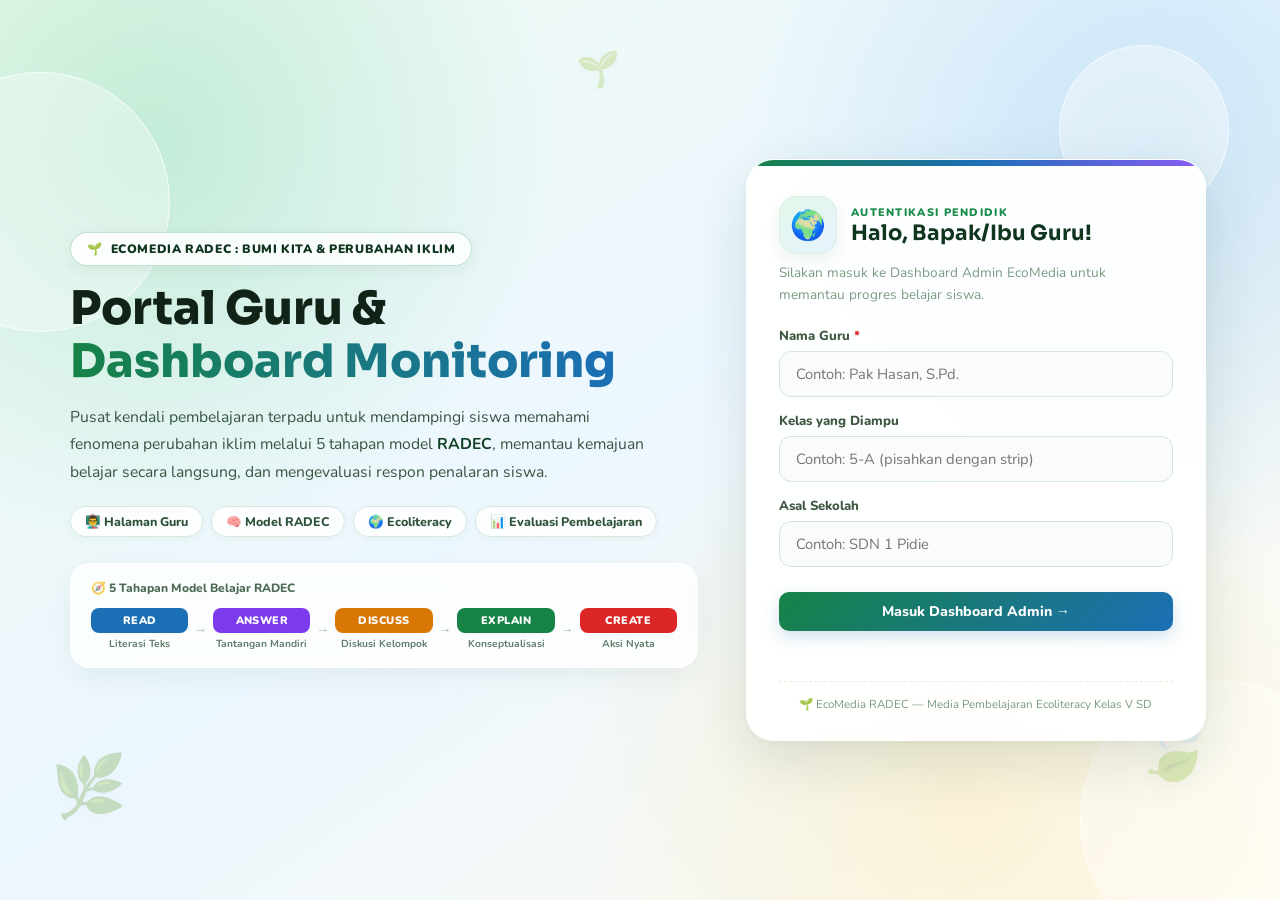
<file: admin/admin.html>
<!DOCTYPE html>
<html lang="id">
<head>
<meta charset="UTF-8">
<meta name="viewport" content="width=device-width, initial-scale=1.0">
<title>Dashboard Guru - EcoMedia RADEC</title>
<link href="https://fonts.googleapis.com/css2?family=Nunito:ital,wght@0,400;0,600;0,700;0,800;0,900;1,400&family=Sora:wght@400;600;700;800&display=swap" rel="stylesheet">
<link rel="stylesheet" href="admin.css">
</head>
<body>

<!-- ══════════ HALAMAN LOGIN GURU ══════════ -->
<section id="adminLogin" class="eco-login-section">
  <!-- Elemen Latar Belakang Lingkungan / Eco Ambient -->
  <div class="eco-login-bg" aria-hidden="true">
    <div class="eco-bubble b1"></div>
    <div class="eco-bubble b2"></div>
    <div class="eco-bubble b3"></div>
    <span class="eco-leaf l1">🌿</span>
    <span class="eco-leaf l2">🍃</span>
    <span class="eco-leaf l3">🌱</span>
  </div>

  <div class="eco-login-container">
    <!-- Kolom Kiri: Informasi Aplikasi & Identitas Halaman Guru -->
    <div class="eco-login-hero">
      <div class="eco-brand-badge">
        <span class="icon">🌱</span>
        <span>ECOMEDIA RADEC : BUMI KITA &amp; PERUBAHAN IKLIM</span>
      </div>
      
      <h1 class="eco-hero-title">
        Portal Guru &amp;<br>
        <span class="text-gradient">Dashboard Monitoring</span>
      </h1>
      
      <p class="eco-hero-desc">
        Pusat kendali pembelajaran terpadu untuk mendampingi siswa memahami fenomena perubahan iklim melalui 5 tahapan model <strong>RADEC</strong>, memantau kemajuan belajar secara langsung, dan mengevaluasi respon penalaran siswa.
      </p>

      <div class="eco-hero-badges">
        <span>👨‍🏫 Halaman Guru</span>
        <span>🧠 Model RADEC</span>
        <span>🌍 Ecoliteracy</span>
        <span>📊 Evaluasi Pembelajaran</span>
      </div>

      <div class="eco-journey-preview">
        <div class="journey-header">
          <span>🧭 5 Tahapan Model Belajar RADEC</span>
        </div>
        <div class="journey-steps">
          <div class="j-step"><span class="j-badge read">READ</span><small>Literasi Teks</small></div>
          <span class="j-arr">→</span>
          <div class="j-step"><span class="j-badge answer">ANSWER</span><small>Tantangan Mandiri</small></div>
          <span class="j-arr">→</span>
          <div class="j-step"><span class="j-badge discuss">DISCUSS</span><small>Diskusi Kelompok</small></div>
          <span class="j-arr">→</span>
          <div class="j-step"><span class="j-badge explain">EXPLAIN</span><small>Konseptualisasi</small></div>
          <span class="j-arr">→</span>
          <div class="j-step"><span class="j-badge create">CREATE</span><small>Aksi Nyata</small></div>
        </div>
      </div>
    </div>

    <!-- Kolom Kanan: Kartu Login Guru -->
    <div class="eco-login-card">
      <div class="card-accent-bar"></div>
      
      <div class="card-header-group">
        <div class="icon-wrap">🌍</div>
        <div>
          <span class="card-kicker">AUTENTIKASI PENDIDIK</span>
          <h2>Halo, Bapak/Ibu Guru!</h2>
        </div>
      </div>
      <p class="card-subtext">Silakan masuk ke Dashboard Admin EcoMedia untuk memantau progres belajar siswa.</p>

      <div class="form-group">
        <label for="guruName">Nama Guru <em>*</em></label>
        <input type="text" id="guruName" class="eco-input" placeholder="Contoh: Pak Hasan, S.Pd." autocomplete="name">
      </div>
      
      <div class="form-group">
        <label for="guruClass">Kelas yang Diampu</label>
        <input type="text" id="guruClass" class="eco-input" placeholder="Contoh: 5-A (pisahkan dengan strip)">
      </div>

      <div class="form-group">
        <label for="guruSchool">Asal Sekolah</label>
        <input type="text" id="guruSchool" class="eco-input" placeholder="Contoh: SDN 1 Pidie">
      </div>

      <button type="button" class="eco-btn-primary eco-login-btn" onclick="doAdminLogin()">
        Masuk Dashboard Admin →
      </button>
      <div id="loginErrorMsg" class="msg-error"></div>

      <div class="card-footer-note">
        🌱 EcoMedia RADEC — Media Pembelajaran Ecoliteracy Kelas V SD
      </div>
    </div>
  </div>
</section>

<!-- ══════════ DASHBOARD GURU (Tersembunyi Awalnya) ══════════ -->
<div id="adminDashboard" class="eco-admin-wrapper">
  
  <!-- Overlay untuk menutup sidebar di Mobile -->
  <div class="sidebar-overlay" id="sidebarOverlay" onclick="toggleSidebar()"></div>

  <!-- ════ SIDEBAR ════ -->
  <aside class="eco-sidebar" id="ecoSidebar">
    <div class="eco-sidebar-brand">
      <span class="icon">🌍</span>
      <h3>GURU ECOMEDIA</h3>
    </div>
    
    <nav class="eco-sidebar-nav">
      <button class="eco-nav-item active" onclick="switchPanel('siswa', this)">
        <span class="icon">👨‍🎓👩‍🎓</span> Data Siswa
      </button>
      <button class="eco-nav-item" onclick="switchPanel('akses', this)">
        <span class="icon">🔑</span> Izin Akses
      </button>
      <button class="eco-nav-item" onclick="switchPanel('read', this)">
        <span class="icon">📖</span> Materi Bacaan Siswa (READ)
      </button>
      <button class="eco-nav-item" onclick="switchPanel('tanggapan', this)">
        <span class="icon">💬</span> Tanggapan Siswa (Ecomedia)
      </button>
      <button class="eco-nav-item" onclick="switchPanel('answer', this)">
        <span class="icon">✍️</span> Jawaban Siswa (Answer)
      </button>
      <button class="eco-nav-item" onclick="switchPanel('discuss', this)">
        <span class="icon">🗣️</span> Diskusi Siswa (Discuss)
      </button>
      <button class="eco-nav-item" onclick="switchPanel('explain', this)">
        <span class="icon">📢</span> Penjelasan Siswa (Explain)
      </button>
      <button class="eco-nav-item" onclick="switchPanel('create', this)">
        <span class="icon">🎨</span> Karya Siswa (Create)
      </button>
      <button class="eco-nav-item" onclick="switchPanel('karya-digital', this)">
        <span class="icon">🖼️</span> Karya Digital Siswa
      </button>
      <button class="eco-nav-item" onclick="switchPanel('laporan', this)">
        <span class="icon">📊</span> Laporan Progres
      </button>
    <!-- </nav> -->

    <div class="eco-sidebar-footer">
      <button type="button" class="eco-btn-sidebar-profile" onclick="openConfirmStudentPageModal()">🎒 Halaman Siswa</button>
      <button type="button" class="eco-btn-sidebar-profile" onclick="openChangeClassModal()">🔄 Ganti Kelas</button>
      <button type="button" class="eco-btn-sidebar-profile" onclick="openProfileModal()">✏️ Ubah Profil</button>
      <button class="eco-btn-logout" onclick="doAdminLogout()">🚪 Keluar</button>
    </div>
    </nav>
  </aside>

  <!-- ════ KONTEN UTAMA ════ -->
  <main class="eco-admin-main">
    
    <header class="eco-admin-header">
      <button class="eco-mobile-toggle" onclick="toggleSidebar()">☰</button>
      <div class="header-title-group">
        <h2 id="pageTitle" class="admin-title">Data Siswa</h2>
        <p id="pageSub" class="admin-subtitle">Kelola informasi dan akun siswa yang terdaftar.</p>
      </div>
      <div class="eco-admin-profile">
        <span id="profileBadgeName">👨‍🏫 Halo, Guru</span>
      </div>
    </header>

    <div class="eco-admin-content">
      
      <!-- PANEL 1: DATA SISWA -->
      <div class="admin-panel active" id="panel-siswa">
        <div class="admin-card">
          <div class="card-action-bar">
            <input type="text" id="searchSiswaInput" class="eco-input eco-input-search" placeholder="🔍 Cari nama atau absen siswa...">
            <div style="display: flex; gap: 8px;">
              <button class="eco-btn-secondary" id="btnRefreshSiswa" onclick="loadDataSiswa(true)" title="Segarkan Data Siswa">🔄 Segarkan</button>
              <button class="eco-btn-primary" style="display: none;">+ Tambah Siswa</button>
            </div>
          </div>

          <div class="siswa-filter-info" id="siswaFilterInfo">
            <div>
              📍 Menampilkan siswa kelas: <strong id="siswaInfoKelas">-</strong> | Sekolah: <strong id="siswaInfoSekolah">-</strong>
            </div>
            <div>
              Total: <strong id="siswaInfoCount">0</strong> siswa
            </div>
          </div>

          <div class="table-responsive">
            <table class="eco-table">
              <thead>
                <tr>
                  <th style="width: 50px;">No</th>
                  <th style="width: 80px;">Absen</th>
                  <th>Nama Siswa</th>
                  <th style="width: 100px;">Kelas</th>
                  <th>Sekolah</th>
                  <th style="text-align: center; width: 140px;">Aksi</th>
                </tr>
              </thead>
              <tbody id="siswaTableBody">
                <tr>
                  <td colspan="6" style="text-align: center; padding: 28px; color: var(--text3);">
                    Memuat data siswa...
                  </td>
                </tr>
              </tbody>
            </table>
          </div>
        </div>
      </div>

      <!-- PANEL 2: IZIN AKSES KELAS & SEKOLAH -->
      <div class="admin-panel" id="panel-akses">
        <div class="admin-card">
          <div class="akses-identity-bar">
            <div>
              <span class="badge badge-green" style="margin: 0 0 6px;">Kontrol Akses Kelas • Sinkron Aplikasi Siswa</span>
              <h3 style="margin: 0; font-family: 'Sora', sans-serif; font-size: 1.15rem; color: var(--text);">Pengaturan Hak Akses Belajar Kelas</h3>
              <p style="margin: 4px 0 0; font-size: 0.88rem; color: var(--text3); line-height: 1.55;">
                Pengaturan berlaku untuk <strong>seluruh siswa</strong> pada kombinasi Kelas &amp; Sekolah yang sedang aktif Anda kelola. Tahap Evaluasi terbuka otomatis setelah siswa menuntaskan READ sampai CREATE.
              </p>
            </div>
            <div class="akses-identity-actions">
              <button type="button" class="eco-btn-secondary" onclick="openChangeClassModal()" title="Ganti kelas di sekolah yang sama untuk mengatur hak akses kelas lain">🔄 Ganti Kelas</button>
              <button type="button" class="eco-btn-secondary" onclick="loadHakAksesPanel(true)" title="Muat ulang status hak akses dari server">🔄 Muat Ulang Server</button>
            </div>
          </div>

          <div class="siswa-filter-info akses-meta-strip">
            <div class="akses-identity-pills">
              <span>🏫 Sekolah: <strong id="aksesSekolahLabel">-</strong></span>
              <span>🏷️ Kelas Aktif: <strong id="aksesKelasLabel">-</strong></span>
              <span id="aksesRecordBadge" class="akses-status-pill is-neutral">Memeriksa server...</span>
            </div>
            <div class="akses-summary-badges">
              <span id="aksesTahapSummaryBadge" class="badge badge-blue" style="margin: 0;">0/5 Tahap Terbuka</span>
              <span id="aksesMateriSummaryBadge" class="badge badge-purple" style="margin: 0;">0/5 Materi Terbuka</span>
            </div>
          </div>

          <div class="akses-quick-actions">
            <div class="akses-quick-info">
              <span id="aksesSyncStatusText">⏳ Menunggu sinkronisasi dari server...</span>
            </div>
            <div style="display: flex; gap: 8px; flex-wrap: wrap;">
              <button type="button" id="btnBukaSemuaAkses" class="create-download-btn" onclick="setAllHakAkses(true)">🔓 Buka Semua</button>
              <button type="button" id="btnKunciSemuaAkses" class="create-download-btn pdf" onclick="setAllHakAkses(false)">🔒 Kunci Semua</button>
            </div>
          </div>

          <div class="akses-sections-grid">
            <!-- Blok 1: 5 Tahap RADEC -->
            <div class="akses-section-box">
              <div class="akses-section-head">
                <div>
                  <h4 style="margin: 0; font-family: 'Sora', sans-serif; font-size: 0.98rem; color: var(--text);">🧭 Akses Tahapan RADEC</h4>
                  <small style="color: var(--text3);">Kunci JSON: <code>tahap_diizinkan</code></small>
                </div>
                <div style="display: flex; gap: 6px;">
                  <button type="button" class="btn-action" onclick="setSectionHakAkses('tahap', true)" title="Buka semua 5 tahap">Buka 5</button>
                  <button type="button" class="btn-action" onclick="setSectionHakAkses('tahap', false)" title="Kunci semua 5 tahap">Kunci 5</button>
                </div>
              </div>
              <div class="akses-toggle-list">
                <label class="akses-toggle-row" for="aksesTahap_read">
                  <div class="akses-toggle-text">
                    <strong>📖 1. Tahap READ</strong>
                    <small>Membaca materi &amp; menuliskan pertanyaan</small>
                  </div>
                  <span class="eco-switch"><input type="checkbox" id="aksesTahap_read" onchange="onHakAksesToggleChange()"><span class="slider"></span></span>
                </label>
                <label class="akses-toggle-row" for="aksesTahap_answer">
                  <div class="akses-toggle-text">
                    <strong>✍️ 2. Tahap ANSWER</strong>
                    <small>Menjawab pertanyaan pra-pembelajaran</small>
                  </div>
                  <span class="eco-switch"><input type="checkbox" id="aksesTahap_answer" onchange="onHakAksesToggleChange()"><span class="slider"></span></span>
                </label>
                <label class="akses-toggle-row" for="aksesTahap_discuss">
                  <div class="akses-toggle-text">
                    <strong>🗣️ 3. Tahap DISCUSS</strong>
                    <small>Diskusi kelompok &amp; analisis Ecomedia</small>
                  </div>
                  <span class="eco-switch"><input type="checkbox" id="aksesTahap_discuss" onchange="onHakAksesToggleChange()"><span class="slider"></span></span>
                </label>
                <label class="akses-toggle-row" for="aksesTahap_explain">
                  <div class="akses-toggle-text">
                    <strong>📢 4. Tahap EXPLAIN</strong>
                    <small>Penjelasan konsep &amp; pemaparan kelompok</small>
                  </div>
                  <span class="eco-switch"><input type="checkbox" id="aksesTahap_explain" onchange="onHakAksesToggleChange()"><span class="slider"></span></span>
                </label>
                <label class="akses-toggle-row" for="aksesTahap_create">
                  <div class="akses-toggle-text">
                    <strong>🎨 5. Tahap CREATE</strong>
                    <small>Rencana ide &amp; karya digital lingkungan</small>
                  </div>
                  <span class="eco-switch"><input type="checkbox" id="aksesTahap_create" onchange="onHakAksesToggleChange()"><span class="slider"></span></span>
                </label>
              </div>
            </div>

            <!-- Blok 2: 5 Materi Bacaan & Soal -->
            <div class="akses-section-box">
              <div class="akses-section-head">
                <div>
                  <h4 style="margin: 0; font-family: 'Sora', sans-serif; font-size: 0.98rem; color: var(--text);">📚 Akses Materi (1 s.d. 5)</h4>
                  <small style="color: var(--text3);">Kunci JSON: <code>materi_diizinkan</code></small>
                </div>
                <div style="display: flex; gap: 6px;">
                  <button type="button" class="btn-action" onclick="setSectionHakAkses('materi', true)" title="Buka semua 5 materi">Buka 5</button>
                  <button type="button" class="btn-action" onclick="setSectionHakAkses('materi', false)" title="Kunci semua 5 materi">Kunci 5</button>
                </div>
              </div>
              <div class="akses-toggle-list">
                <label class="akses-toggle-row" for="aksesMateri_1">
                  <div class="akses-toggle-text">
                    <strong>📘 Materi 1</strong>
                    <small id="aksesMateriTitle_1">Memuat judul materi...</small>
                  </div>
                  <span class="eco-switch"><input type="checkbox" id="aksesMateri_1" onchange="onHakAksesToggleChange()"><span class="slider"></span></span>
                </label>
                <label class="akses-toggle-row" for="aksesMateri_2">
                  <div class="akses-toggle-text">
                    <strong>📗 Materi 2</strong>
                    <small id="aksesMateriTitle_2">Memuat judul materi...</small>
                  </div>
                  <span class="eco-switch"><input type="checkbox" id="aksesMateri_2" onchange="onHakAksesToggleChange()"><span class="slider"></span></span>
                </label>
                <label class="akses-toggle-row" for="aksesMateri_3">
                  <div class="akses-toggle-text">
                    <strong>📙 Materi 3</strong>
                    <small id="aksesMateriTitle_3">Memuat judul materi...</small>
                  </div>
                  <span class="eco-switch"><input type="checkbox" id="aksesMateri_3" onchange="onHakAksesToggleChange()"><span class="slider"></span></span>
                </label>
                <label class="akses-toggle-row" for="aksesMateri_4">
                  <div class="akses-toggle-text">
                    <strong>📕 Materi 4</strong>
                    <small id="aksesMateriTitle_4">Memuat judul materi...</small>
                  </div>
                  <span class="eco-switch"><input type="checkbox" id="aksesMateri_4" onchange="onHakAksesToggleChange()"><span class="slider"></span></span>
                </label>
                <label class="akses-toggle-row" for="aksesMateri_5">
                  <div class="akses-toggle-text">
                    <strong>📒 Materi 5</strong>
                    <small id="aksesMateriTitle_5">Memuat judul materi...</small>
                  </div>
                  <span class="eco-switch"><input type="checkbox" id="aksesMateri_5" onchange="onHakAksesToggleChange()"><span class="slider"></span></span>
                </label>
              </div>
            </div>
          </div>

          <div class="akses-footer-bar">
            <div class="akses-note-group">
              <label for="aksesKeteranganInput">Keterangan (Opsional)</label>
              <input type="text" id="aksesKeteranganInput" class="eco-input" placeholder="Contoh: Dibuka untuk pertemuan ke-2 (kosongkan jika tidak perlu)" oninput="onHakAksesToggleChange()">
            </div>
            <button type="button" id="btnSaveHakAkses" class="eco-btn-primary" onclick="saveHakAkses()">
              💾 Simpan Hak Akses
            </button>
          </div>
        </div>
      </div>

      <!-- PANEL 3: TANGGAPAN SISWA (ECOMEDIA) -->
      <div class="admin-panel" id="panel-tanggapan">

        <!-- SUB-VIEW 0: PILIH SUMBER ECOMEDIA -->
        <div id="tanggapanSourceView">
          <div class="admin-card">
            <div class="read-block-header" style="margin-bottom: 16px;">
              <div>
                <span class="badge badge-green" style="margin: 0 0 6px;">EcoMedia Literacy • 4 Lensa</span>
                <h3 style="margin: 0; font-family: 'Sora', sans-serif; font-size: 1.15rem; color: var(--text);">Pilih Sumber Media Lingkungan</h3>
                <p style="margin: 4px 0 0; font-size: 0.88rem; color: var(--text3);">Pilih salah satu sumber ecomedia untuk melihat daftar siswa dan tanggapan 4 lensa analisisnya.</p>
              </div>
            </div>
            <div id="tanggapanSourceGrid" class="materi-selector-grid">
              <!-- Diisi dinamis oleh JS -->
            </div>
          </div>
        </div>
        
        <!-- SUB-VIEW 1: DAFTAR SISWA -->
        <div id="tanggapanListView" style="display: none;">
          <div class="admin-card">
            <div class="selected-materi-banner">
              <div class="selected-materi-banner-left">
                <button type="button" class="eco-btn-secondary eco-btn-back" onclick="backToTanggapanSource()">⬅️ Ganti Sumber</button>
                <div>
                  <span class="selected-materi-kicker">ECOMEDIA • SUMBER TERPILIH</span>
                  <h4 id="tanggapanSelectedSourceTitle" class="selected-materi-heading">Video Ecomedia</h4>
                </div>
              </div>
            </div>

            <div class="card-action-bar">
              <input type="text" id="searchTanggapanSiswaInput" class="eco-input eco-input-search" placeholder="🔍 Cari nama siswa...">
              <div style="display: flex; gap: 8px;">
                <button class="eco-btn-secondary" onclick="loadTanggapanSiswaTable(true)" title="Segarkan Data Siswa">🔄 Segarkan</button>
              </div>
            </div>

            <div class="siswa-filter-info">
              <div>
                💬 Pilih siswa untuk melihat riwayat <strong>Tanggapan Ecomedia</strong> pada sumber media ini
              </div>
              <div>
                Total: <strong id="tanggapanSiswaCount">0</strong> siswa
              </div>
            </div>

            <div id="tanggapanSiswaTableBody" class="student-progress-list">
              <div class="student-progress-empty">Memuat daftar siswa...</div>
            </div>
          </div>
        </div>

        <!-- SUB-VIEW 2: DETAIL TANGGAPAN ECOMEDIA SISWA -->
        <div id="tanggapanDetailView" style="display: none;">
          <!-- Header Detail Siswa -->
          <div class="admin-card read-detail-header-card">
            <div class="read-detail-header-bar">
              <button type="button" class="eco-btn-secondary eco-btn-back" onclick="closeDetailTanggapan()">
                ⬅️ <span class="back-text-full">Kembali ke Daftar Siswa (Ecomedia)</span><span class="back-text-short">Kembali</span>
              </button>
              <div class="read-student-info">
                <h3 id="tanggapanDetailStudentName" style="margin: 0; font-family: 'Sora', sans-serif; font-size: 1.25rem; color: var(--text);">Nama Siswa</h3>
                <p id="tanggapanDetailStudentMeta" style="margin: 4px 0 0; font-size: 0.88rem; color: var(--text3);">Kelas • Sekolah</p>
              </div>
              <button type="button" id="btnDownloadTanggapanPdf" class="create-download-btn pdf" onclick="downloadTanggapanPdf()" title="Unduh PDF Analisis 4 Lensa Ecomedia">📄 Unduh PDF</button>
            </div>
          </div>

          <!-- 1 Blok Card: Daftar Tanggapan Ecomedia -->
          <div class="admin-card read-block-card">
            <div class="read-block-header">
              <div style="display: flex; align-items: center; gap: 8px;">
                <span class="badge badge-green" style="margin: 0;">Ecomedia</span>
                <h4 id="tanggapanDetailSourceHeading" style="margin: 0; font-family: 'Sora', sans-serif; font-size: 1.05rem; color: var(--text);">Daftar Tanggapan Ecomedia</h4>
              </div>
              <span id="tanggapanCountBadge" class="absen-badge" style="background: #DCFCE7; color: #166534; border-color: #BBF7D0;">0 Tanggapan</span>
            </div>
            <div id="tanggapanList" class="read-items-container" style="margin-top: 16px;">
              <!-- Diisi secara dinamis -->
            </div>
          </div>

        </div>

      </div>

      <!-- PANEL 4: PERTANYAAN SISWA (READ) -->
      <div class="admin-panel" id="panel-read">

        <!-- SUB-VIEW 0: PILIH MATERI (READ) -->
        <div id="readMateriView">
          <div class="admin-card">
            <div class="read-block-header" style="margin-bottom: 16px;">
              <div>
                <span class="badge badge-blue" style="margin: 0 0 6px;">Tahap 1 • READ</span>
                <h3 style="margin: 0; font-family: 'Sora', sans-serif; font-size: 1.15rem; color: var(--text);">Pilih Materi Pembelajaran</h3>
                <p style="margin: 4px 0 0; font-size: 0.88rem; color: var(--text3);">Pilih salah satu materi untuk melihat daftar siswa beserta pertanyaan dan ide kreatif tahap READ.</p>
              </div>
            </div>
            <div id="readMateriGrid" class="materi-selector-grid">
              <!-- Diisi dinamis oleh JS -->
            </div>
          </div>
        </div>
        
        <!-- SUB-VIEW 1: DAFTAR SISWA -->
        <div id="readListView" style="display: none;">
          <div class="admin-card">
            <div class="selected-materi-banner">
              <div class="selected-materi-banner-left">
                <button type="button" class="eco-btn-secondary eco-btn-back" onclick="backToReadMateri()">⬅️ Ganti Materi</button>
                <div>
                  <span class="selected-materi-kicker">TAHAP READ • MATERI TERPILIH</span>
                  <h4 id="readSelectedMateriTitle" class="selected-materi-heading">Materi 1</h4>
                </div>
              </div>
            </div>

            <div class="card-action-bar">
              <input type="text" id="searchReadSiswaInput" class="eco-input eco-input-search" placeholder="🔍 Cari nama siswa...">
              <div style="display: flex; gap: 8px;">
                <button class="eco-btn-secondary" onclick="loadReadSiswaTable(true)" title="Segarkan Data Siswa">🔄 Segarkan</button>
              </div>
            </div>

            <div class="siswa-filter-info">
              <div>
                📖 Pilih siswa untuk melihat <strong>Pertanyaan</strong> dan <strong>Ide Kreatif</strong> tahap READ pada materi ini
              </div>
              <div>
                Total: <strong id="readSiswaCount">0</strong> siswa
              </div>
            </div>

            <div id="readSiswaTableBody" class="student-progress-list">
              <div class="student-progress-empty">Memuat daftar siswa...</div>
            </div>
          </div>
        </div>

        <!-- SUB-VIEW 2: DETAIL PERTANYAAN & IDE KREATIF SISWA -->
        <div id="readDetailView" style="display: none;">
          <!-- Header Detail Siswa -->
          <div class="admin-card read-detail-header-card">
            <div class="read-detail-header-bar">
              <button type="button" class="eco-btn-secondary eco-btn-back" onclick="closeDetailRead()">
                ⬅️ <span class="back-text-full">Kembali ke Daftar Siswa (READ)</span><span class="back-text-short">Kembali</span>
              </button>
              <div class="read-student-info">
                <h3 id="readDetailStudentName" style="margin: 0; font-family: 'Sora', sans-serif; font-size: 1.25rem; color: var(--text);">Nama Siswa</h3>
                <p id="readDetailStudentMeta" style="margin: 4px 0 0; font-size: 0.88rem; color: var(--text3);">Kelas • Sekolah</p>
              </div>
              <button type="button" id="btnDownloadReadPdf" class="create-download-btn pdf" onclick="downloadReadMateriPdf()" title="Unduh PDF Hasil READ Materi Terpilih">📄 Unduh PDF</button>
            </div>
          </div>

          <!-- 2 Bagian Utama per Materi: Atas = Pertanyaan Siswa, Bawah = Ide Kreatif Siswa (+ Tantangan opsional) -->
          <div class="read-detail-grid">
            
            <!-- BAGIAN ATAS: DAFTAR PERTANYAAN SISWA -->
            <div class="admin-card read-block-card">
              <div class="read-block-header">
                <div style="display: flex; align-items: center; gap: 8px;">
                  <span class="badge badge-blue" style="margin: 0;">Tahap READ</span>
                  <h4 style="margin: 0; font-family: 'Sora', sans-serif; font-size: 1.05rem; color: var(--text);">Pertanyaan Siswa</h4>
                </div>
                <span id="readPertanyaanCountBadge" class="absen-badge" style="background: #E0F2FE; color: #0369A1; border-color: #BAE6FD;">0 Pertanyaan</span>
              </div>
              <div id="readPertanyaanList" class="read-items-container" style="margin-top: 16px;">
                <!-- Diisi secara dinamis -->
              </div>
            </div>

            <!-- BAGIAN BAWAH: IDE KREATIF SISWA -->
            <div class="admin-card read-block-card">
              <div class="read-block-header">
                <div style="display: flex; align-items: center; gap: 8px;">
                  <span class="badge badge-green" style="margin: 0;">Ide Kreatif</span>
                  <h4 style="margin: 0; font-family: 'Sora', sans-serif; font-size: 1.05rem; color: var(--text);">Ide Kreatif Siswa</h4>
                </div>
                <span id="readIdeKreatifCountBadge" class="absen-badge" style="background: #DCFCE7; color: #074F22; border-color: #86EFAC;">0 Ide Kreatif</span>
              </div>
              <div id="readIdeKreatifList" class="read-items-container" style="margin-top: 16px;">
                <!-- Diisi secara dinamis -->
              </div>
            </div>

            <!-- BLOK TAMBAHAN: DAFTAR TANGGAPAN TANTANGAN READ -->
            <div id="readTantanganCard" class="admin-card read-block-card">
              <div class="read-block-header">
                <div style="display: flex; align-items: center; gap: 8px;">
                  <span class="badge badge-purple" style="margin: 0;">Tantangan READ</span>
                  <h4 style="margin: 0; font-family: 'Sora', sans-serif; font-size: 1.05rem; color: var(--text);">Tanggapan Tantangan Siswa</h4>
                </div>
                <span id="readTantanganCountBadge" class="absen-badge" style="background: #F3E8FF; color: #6B21A8; border-color: #DDD6FE;">0 Tanggapan</span>
              </div>
              <div id="readTantanganList" class="read-items-container" style="margin-top: 16px;">
                <!-- Diisi secara dinamis -->
              </div>
            </div>

          </div>
        </div>

      </div>

      <!-- PANEL 5: JAWABAN SISWA (ANSWER) -->
      <div class="admin-panel" id="panel-answer">

        <!-- SUB-VIEW 0: PILIH MATERI (ANSWER) -->
        <div id="answerMateriView">
          <div class="admin-card">
            <div class="read-block-header" style="margin-bottom: 16px;">
              <div>
                <span class="badge badge-purple" style="margin: 0 0 6px;">Tahap 2 • ANSWER</span>
                <h3 style="margin: 0; font-family: 'Sora', sans-serif; font-size: 1.15rem; color: var(--text);">Pilih Materi Pembelajaran</h3>
                <p style="margin: 4px 0 0; font-size: 0.88rem; color: var(--text3);">Pilih materi terlebih dahulu untuk melihat daftar siswa dan rincian jawaban tahap ANSWER.</p>
              </div>
            </div>
            <div id="answerMateriGrid" class="materi-selector-grid">
              <!-- Diisi dinamis oleh JS -->
            </div>
          </div>
        </div>
        
        <!-- SUB-VIEW 1: DAFTAR SISWA -->
        <div id="answerListView" style="display: none;">
          <div class="admin-card">
            <div class="selected-materi-banner">
              <div class="selected-materi-banner-left">
                <button type="button" class="eco-btn-secondary eco-btn-back" onclick="backToAnswerMateri()">⬅️ Ganti Materi</button>
                <div>
                  <span class="selected-materi-kicker">TAHAP ANSWER • MATERI TERPILIH</span>
                  <h4 id="answerSelectedMateriTitle" class="selected-materi-heading">Materi 1</h4>
                </div>
              </div>
            </div>

            <div class="card-action-bar">
              <input type="text" id="searchAnswerSiswaInput" class="eco-input eco-input-search" placeholder="🔍 Cari nama siswa...">
              <div style="display: flex; gap: 8px;">
                <button class="eco-btn-secondary" onclick="loadAnswerSiswaTable(true)" title="Segarkan Data Siswa">🔄 Segarkan</button>
              </div>
            </div>

            <div class="siswa-filter-info">
              <div>
                ✍️ Pilih siswa untuk melihat rincian <strong>Jawaban Siswa</strong> tahap ANSWER pada materi ini
              </div>
              <div>
                Total: <strong id="answerSiswaCount">0</strong> siswa
              </div>
            </div>

            <div id="answerSiswaTableBody" class="student-progress-list">
              <div class="student-progress-empty">Memuat daftar siswa...</div>
            </div>
          </div>
        </div>

        <!-- SUB-VIEW 2: DETAIL JAWABAN SISWA (ANSWER) -->
        <div id="answerDetailView" style="display: none;">
          <!-- Header Detail Siswa -->
          <div class="admin-card read-detail-header-card">
            <div class="read-detail-header-bar">
              <button type="button" class="eco-btn-secondary eco-btn-back" onclick="closeDetailAnswer()">
                ⬅️ <span class="back-text-full">Kembali ke Daftar Siswa (ANSWER)</span><span class="back-text-short">Kembali</span>
              </button>
              <div class="read-student-info">
                <h3 id="answerDetailStudentName" style="margin: 0; font-family: 'Sora', sans-serif; font-size: 1.25rem; color: var(--text);">Nama Siswa</h3>
                <p id="answerDetailStudentMeta" style="margin: 4px 0 0; font-size: 0.88rem; color: var(--text3);">Kelas • Sekolah</p>
              </div>
              <div class="answer-detail-actions">
                <button type="button" id="btnEvaluateAnswerNlp" class="create-download-btn nlp" onclick="evaluateCurrentAnswerWithNlp()" title="Nilai otomatis jawaban siswa pada materi ini dengan AI NLP (USE)">🤖 Nilai Jawaban Siswa</button>
                <button type="button" id="btnNlpRubricInfo" class="create-download-btn info" onclick="openNlpRubricModal()" title="Lihat keterangan arti 4 nilai NLP">ℹ️ Keterangan Nilai</button>
                <button type="button" id="btnDownloadAnswerPdf" class="create-download-btn pdf" onclick="downloadAnswerCurrentMateriPdf()" title="Unduh PDF Jawaban Materi Terpilih">📄 Unduh PDF</button>
              </div>
            </div>
          </div>

          <!-- Rincian Jawaban Materi Terpilih -->
          <div class="admin-card read-block-card">
            <div class="read-block-header">
              <div class="title-answer">
                <span class="badge badge-purple" style="margin: 0;">Tahap 2 • ANSWER</span>
                <h4 id="answerDetailMateriHeading" style="margin: 0; font-family: 'Sora', sans-serif; font-size: 1.05rem; color: var(--text);">Jawaban Siswa</h4>
              </div>
              <span class="absen-badge" style="background: #F3E8FF; color: #6B21A8; border-color: #DDD6FE;"><span id="answerCountBadge">0 Jawaban</span></span>
            </div>
            <div id="answerDetailItemsList" class="read-items-container" style="margin-top: 16px;">
              <!-- Diisi secara dinamis oleh JavaScript -->
            </div>
          </div>

        </div>

      </div>

      <!-- PANEL 6: DISKUSI SISWA (DISCUSS) -->
      <div class="admin-panel" id="panel-discuss">

        <!-- SUB-VIEW 0: PILIH MATERI (DISCUSS) -->
        <div id="discussMateriView">
          <div class="admin-card">
            <div class="read-block-header" style="margin-bottom: 16px;">
              <div>
                <span class="badge badge-amber" style="margin: 0 0 6px;">Tahap 3 • DISCUSS</span>
                <h3 style="margin: 0; font-family: 'Sora', sans-serif; font-size: 1.15rem; color: var(--text);">Pilih Materi Diskusi Kelompok</h3>
                <p style="margin: 4px 0 0; font-size: 0.88rem; color: var(--text3);">Pilih materi terlebih dahulu untuk melihat daftar kelompok dan anggotanya pada tahap DISCUSS.</p>
              </div>
            </div>
            <div id="discussMateriGrid" class="materi-selector-grid">
              <!-- Diisi dinamis oleh JS -->
            </div>
          </div>
        </div>
        
        <!-- SUB-VIEW 1: DAFTAR KELOMPOK DISKUSI -->
        <div id="discussListView" style="display: none;">
          <div class="admin-card">
            <div class="selected-materi-banner">
              <div class="selected-materi-banner-left">
                <button type="button" class="eco-btn-secondary eco-btn-back" onclick="backToDiscussMateri()">⬅️ Ganti Materi</button>
                <div>
                  <span class="selected-materi-kicker">TAHAP DISCUSS • MATERI TERPILIH</span>
                  <h4 id="discussSelectedMateriTitle" class="selected-materi-heading">Materi 1</h4>
                </div>
              </div>
            </div>

            <div class="card-action-bar">
              <input type="text" id="searchDiscussGroupInput" class="eco-input eco-input-search" placeholder="🔍 Cari nama kelompok atau anggota...">
              <div style="display: flex; gap: 8px;">
                <button class="eco-btn-secondary" onclick="loadDiscussKelompokTable(true)" title="Segarkan Data Kelompok">🔄 Segarkan</button>
              </div>
            </div>

            <div class="siswa-filter-info">
              <div>
                🗣️ Pilih kelompok untuk melihat hasil <strong>Diskusi Siswa</strong> tahap DISCUSS pada materi ini
              </div>
              <div>
                Total: <strong id="discussKelompokCount">0</strong> kelompok
              </div>
            </div>

            <div id="discussKelompokTableBody" class="student-progress-list">
              <div class="student-progress-empty">Memuat daftar kelompok diskusi...</div>
            </div>
          </div>
        </div>

        <!-- SUB-VIEW 2: DETAIL DISKUSI KELOMPOK (DISCUSS) -->
        <div id="discussDetailView" style="display: none;">
          <!-- Header 1: Detail Kelompok & Navigasi Kembali -->
          <div class="admin-card read-detail-header-card">
            <div class="read-detail-header-bar">
              <button type="button" class="eco-btn-secondary eco-btn-back" onclick="closeDetailDiscuss()">
                ⬅️ <span class="back-text-full">Kembali ke Menu Diskusi Siswa (DISCUSS)</span><span class="back-text-short">Kembali</span>
              </button>
              <div class="read-student-info">
                <h3 id="discussDetailGroupName" style="margin: 0; font-family: 'Sora', sans-serif; font-size: 1.25rem; color: var(--text);">Nama Kelompok</h3>
                <p id="discussDetailGroupMeta" style="margin: 4px 0 0; font-size: 0.88rem; color: var(--text3);">Kelas • Sekolah</p>
              </div>
            </div>
          </div>

          <!-- Header 2: Daftar Nama Anggota Kelompok -->
          <div class="admin-card discuss-members-card">
            <div class="discuss-members-content">
              <div class="discuss-members-icon">👨‍🎓👩‍🎓</div>
              <div class="discuss-members-text">
                <span class="discuss-members-label">Daftar Anggota Kelompok</span>
                <p id="discussDetailGroupMembers" class="discuss-members-list">-</p>
              </div>
            </div>
          </div>

          <!-- Sub Header: Pembagian Peran Anggota Kelompok (Hanya jika field keterangan tidak kosong) -->
          <div id="discussRolesCard" class="admin-card discuss-roles-card" style="display: none;">
            <div class="discuss-roles-header">
              <span class="discuss-roles-kicker">PEMBAGIAN PERAN KELOMPOK</span>
              <h4 class="discuss-roles-title">Tugas dan Peran Anggota</h4>
            </div>
            <div id="discussRolesList" class="discuss-roles-grid">
              <!-- Diisi secara dinamis dengan format: Nama [Peran] (Tanpa Emoticon) -->
            </div>
          </div>

          <!-- 1 Blok Card: Pertanyaan Utama & Jawaban Anggota Kelompok -->
          <div class="admin-card read-block-card">
            <div class="read-block-header">
              <div style="display: flex; align-items: center; gap: 8px;">
                <span class="badge badge-amber" style="margin: 0;">Tahap 3 • DISCUSS</span>
                <h4 style="margin: 0; font-family: 'Sora', sans-serif; font-size: 1.05rem; color: var(--text);">Pertanyaan Utama &amp; Jawaban Anggota</h4>
              </div>
              <div class="read-block-header-actions">
                <span id="discussItemCountBadge" class="absen-badge" style="background: #FEF3C7; color: #92400E; border-color: #FDE68A;">0 Soal</span>
                <button type="button" id="btnDownloadDiscussPdf" class="create-download-btn pdf" onclick="downloadDiscussPdf()" title="Unduh PDF Hasil Diskusi Kelompok">📄 Unduh PDF</button>
              </div>
            </div>
            <div id="discussDetailList" class="read-items-container" style="margin-top: 16px;">
              <!-- Diisi secara dinamis -->
            </div>
          </div>

          <!-- 2 Blok Card: Pertanyaan Tambahan dari Siswa (id_soal.includes('pertanyaan') - Individual & Ramping) -->
          <div class="admin-card read-block-card" style="margin-top: 20px;">
            <div class="read-block-header">
              <div style="display: flex; align-items: center; gap: 8px;">
                <span class="badge badge-blue" style="margin: 0;">Pertanyaan Siswa</span>
                <h4 style="margin: 0; font-family: 'Sora', sans-serif; font-size: 1.05rem; color: var(--text);">Pertanyaan dari Siswa (Individual)</h4>
              </div>
              <span id="discussStudentQuestionsCountBadge" class="absen-badge" style="background: #E0F2FE; color: #0369A1; border-color: #BAE6FD;">0 Pertanyaan</span>
            </div>
            <div id="discussStudentQuestionsList" class="slim-individual-list" style="margin-top: 14px;">
              <!-- Diisi secara dinamis -->
            </div>
          </div>

          <!-- 3 Blok Card: Tanggapan Ecomedia Kelompok (ecomedia_discuss) -->
          <div class="admin-card read-block-card" style="margin-top: 24px;">
            <div class="read-block-header">
              <div style="display: flex; align-items: center; gap: 8px;">
                <span class="badge badge-green" style="margin: 0;">Ecomedia DISCUSS</span>
                <h4 style="margin: 0; font-family: 'Sora', sans-serif; font-size: 1.05rem; color: var(--text);">Analisis Media Lingkungan (Ecomedia)</h4>
              </div>
              <span id="discussEcomediaCountBadge" class="absen-badge" style="background: #DCFCE7; color: #166534; border-color: #86EFAC;">0 Tanggapan</span>
            </div>
            <div id="discussEcomediaList" class="read-items-container" style="margin-top: 16px;">
              <!-- Diisi secara dinamis -->
            </div>
          </div>

        </div>

      </div>

      <!-- PANEL 7: PENJELASAN SISWA (EXPLAIN) -->
      <div class="admin-panel" id="panel-explain">

        <!-- SUB-VIEW 0: PILIH MATERI (EXPLAIN) -->
        <div id="explainMateriView">
          <div class="admin-card">
            <div class="read-block-header" style="margin-bottom: 16px;">
              <div>
                <span class="badge badge-green" style="margin: 0 0 6px;">Tahap 4 • EXPLAIN</span>
                <h3 style="margin: 0; font-family: 'Sora', sans-serif; font-size: 1.15rem; color: var(--text);">Pilih Materi Penjelasan Kelompok</h3>
                <p style="margin: 4px 0 0; font-size: 0.88rem; color: var(--text3);">Pilih materi terlebih dahulu untuk melihat daftar kelompok dan anggotanya pada tahap EXPLAIN.</p>
              </div>
            </div>
            <div id="explainMateriGrid" class="materi-selector-grid">
              <!-- Diisi dinamis oleh JS -->
            </div>
          </div>
        </div>
        
        <!-- SUB-VIEW 1: DAFTAR KELOMPOK PENJELASAN -->
        <div id="explainListView" style="display: none;">
          <div class="admin-card">
            <div class="selected-materi-banner">
              <div class="selected-materi-banner-left">
                <button type="button" class="eco-btn-secondary eco-btn-back" onclick="backToExplainMateri()">⬅️ Ganti Materi</button>
                <div>
                  <span class="selected-materi-kicker">TAHAP EXPLAIN • MATERI TERPILIH</span>
                  <h4 id="explainSelectedMateriTitle" class="selected-materi-heading">Materi 1</h4>
                </div>
              </div>
            </div>

            <div class="card-action-bar">
              <input type="text" id="searchExplainGroupInput" class="eco-input eco-input-search" placeholder="🔍 Cari nama kelompok atau anggota...">
              <div style="display: flex; gap: 8px;">
                <button class="eco-btn-secondary" onclick="loadExplainKelompokTable(true)" title="Segarkan Data Kelompok">🔄 Segarkan</button>
              </div>
            </div>

            <div class="siswa-filter-info">
              <div>
                📢 Pilih kelompok untuk melihat hasil <strong>Penjelasan Siswa</strong> tahap EXPLAIN pada materi ini
              </div>
              <div>
                Total: <strong id="explainKelompokCount">0</strong> kelompok
              </div>
            </div>

            <div id="explainKelompokTableBody" class="student-progress-list">
              <div class="student-progress-empty">Memuat daftar kelompok penjelasan...</div>
            </div>
          </div>
        </div>

        <!-- SUB-VIEW 2: DETAIL PENJELASAN KELOMPOK (EXPLAIN) -->
        <div id="explainDetailView" style="display: none;">
          <!-- Header 1: Detail Kelompok & Navigasi Kembali -->
          <div class="admin-card read-detail-header-card">
            <div class="read-detail-header-bar">
              <button type="button" class="eco-btn-secondary eco-btn-back" onclick="closeDetailExplain()">
                ⬅️ <span class="back-text-full">Kembali ke Menu Penjelasan Siswa (EXPLAIN)</span><span class="back-text-short">Kembali</span>
              </button>
              <div class="read-student-info">
                <h3 id="explainDetailGroupName" style="margin: 0; font-family: 'Sora', sans-serif; font-size: 1.25rem; color: var(--text);">Nama Kelompok</h3>
                <p id="explainDetailGroupMeta" style="margin: 4px 0 0; font-size: 0.88rem; color: var(--text3);">Kelas • Sekolah</p>
              </div>
            </div>
          </div>

          <!-- Header 2: Daftar Nama Anggota Kelompok -->
          <div class="admin-card discuss-members-card">
            <div class="discuss-members-content">
              <div class="discuss-members-icon">👨‍🎓👩‍🎓</div>
              <div class="discuss-members-text">
                <span class="discuss-members-label">Daftar Anggota Kelompok</span>
                <p id="explainDetailGroupMembers" class="discuss-members-list">-</p>
              </div>
            </div>
          </div>

          <!-- Sub Header: Pembagian Peran Anggota Kelompok (Hanya jika field keterangan tidak kosong) -->
          <div id="explainRolesCard" class="admin-card discuss-roles-card" style="display: none;">
            <div class="discuss-roles-header">
              <span class="discuss-roles-kicker">PEMBAGIAN PERAN KELOMPOK</span>
              <h4 class="discuss-roles-title">Tugas dan Peran Anggota</h4>
            </div>
            <div id="explainRolesList" class="discuss-roles-grid">
              <!-- Diisi secara dinamis dengan format: Nama [Peran] (Tanpa Emoticon) -->
            </div>
          </div>

          <!-- 1 Blok Card: Pertanyaan Utama & Pemaparan Anggota Kelompok (tabel 'explain') -->
          <div class="admin-card read-block-card">
            <div class="read-block-header">
              <div style="display: flex; align-items: center; gap: 8px;">
                <span class="badge badge-green" style="margin: 0;">Tahap 4 • EXPLAIN</span>
                <h4 style="margin: 0; font-family: 'Sora', sans-serif; font-size: 1.05rem; color: var(--text);">Pertanyaan Utama &amp; Penjelasan Anggota</h4>
              </div>
              <div class="read-block-header-actions">
                <span id="explainItemCountBadge" class="absen-badge" style="background: #DCFCE7; color: #166534; border-color: #86EFAC;">0 Soal</span>
                <button type="button" id="btnDownloadExplainPdf" class="create-download-btn pdf" onclick="downloadExplainPdf()" title="Unduh PDF Hasil Penjelasan Kelompok">📄 Unduh PDF</button>
              </div>
            </div>
            <div id="explainDetailList" class="read-items-container" style="margin-top: 16px;">
              <!-- Diisi secara dinamis -->
            </div>
          </div>

          <!-- 2 Blok Card: Pertanyaan Tambahan dari Siswa (id_soal.includes('pertanyaan') - Individual & Ramping) -->
          <div class="admin-card read-block-card" style="margin-top: 20px;">
            <div class="read-block-header">
              <div style="display: flex; align-items: center; gap: 8px;">
                <span class="badge badge-blue" style="margin: 0;">Pertanyaan Siswa</span>
                <h4 style="margin: 0; font-family: 'Sora', sans-serif; font-size: 1.05rem; color: var(--text);">Pertanyaan dari Siswa (Individual)</h4>
              </div>
              <span id="explainStudentQuestionsCountBadge" class="absen-badge" style="background: #E0F2FE; color: #0369A1; border-color: #BAE6FD;">0 Pertanyaan</span>
            </div>
            <div id="explainStudentQuestionsList" class="slim-individual-list" style="margin-top: 14px;">
              <!-- Diisi secara dinamis -->
            </div>
          </div>

          <!-- 3 Blok Card: Tanggapan Ecomedia Kelompok (tabel 'ecomedia_explain') -->
          <div class="admin-card read-block-card" style="margin-top: 24px;">
            <div class="read-block-header">
              <div style="display: flex; align-items: center; gap: 8px;">
                <span class="badge badge-green" style="margin: 0;">Ecomedia EXPLAIN</span>
                <h4 style="margin: 0; font-family: 'Sora', sans-serif; font-size: 1.05rem; color: var(--text);">Analisis Media Lingkungan (Ecomedia)</h4>
              </div>
              <span id="explainEcomediaCountBadge" class="absen-badge" style="background: #DCFCE7; color: #166534; border-color: #86EFAC;">0 Tanggapan</span>
            </div>
            <div id="explainEcomediaList" class="read-items-container" style="margin-top: 16px;">
              <!-- Diisi secara dinamis -->
            </div>
          </div>

        </div>

      </div>

      <!-- PANEL 8: KARYA SISWA (CREATE - RENCANA PERWUJUDAN IDE) -->
      <div class="admin-panel" id="panel-create">

        <!-- SUB-VIEW 0: PILIH MATERI (CREATE) -->
        <div id="createMateriView">
          <div class="admin-card">
            <div class="read-block-header" style="margin-bottom: 16px;">
              <div>
                <span class="badge badge-red" style="margin: 0 0 6px;">Tahap 5 • CREATE (Bagian A)</span>
                <h3 style="margin: 0; font-family: 'Sora', sans-serif; font-size: 1.15rem; color: var(--text);">Pilih Materi Rencana Perwujudan Ide</h3>
                <p style="margin: 4px 0 0; font-size: 0.88rem; color: var(--text3);">Pilih materi terlebih dahulu untuk melihat daftar siswa dan rencana perwujudan ide kreatif tahap CREATE.</p>
              </div>
            </div>
            <div id="createMateriGrid" class="materi-selector-grid">
              <!-- Diisi dinamis oleh JS -->
            </div>
          </div>
        </div>
        
        <!-- SUB-VIEW 1: DAFTAR SISWA -->
        <div id="createListView" style="display: none;">
          <div class="admin-card">
            <div class="selected-materi-banner">
              <div class="selected-materi-banner-left">
                <button type="button" class="eco-btn-secondary eco-btn-back" onclick="backToCreateMateri()">⬅️ Ganti Materi</button>
                <div>
                  <span class="selected-materi-kicker">TAHAP CREATE • MATERI TERPILIH</span>
                  <h4 id="createSelectedMateriTitle" class="selected-materi-heading">Materi 1</h4>
                </div>
              </div>
            </div>

            <div class="card-action-bar">
              <input type="text" id="searchCreateSiswaInput" class="eco-input eco-input-search" placeholder="🔍 Cari nama siswa...">
              <div style="display: flex; gap: 8px;">
                <button class="eco-btn-secondary" onclick="loadCreateSiswaTable(true)" title="Segarkan Data Siswa">🔄 Segarkan</button>
              </div>
            </div>

            <div class="siswa-filter-info">
              <div>
                🎨 Pilih siswa untuk melihat <strong>Rencana Perwujudan Ide</strong> tahap CREATE pada materi ini
              </div>
              <div>
                Total: <strong id="createSiswaCount">0</strong> siswa
              </div>
            </div>

            <div id="createSiswaTableBody" class="student-progress-list">
              <div class="student-progress-empty">Memuat daftar siswa...</div>
            </div>
          </div>
        </div>

        <!-- SUB-VIEW 2: DETAIL KARYA SISWA (CREATE) -->
        <div id="createDetailView" style="display: none;">
          <!-- Header Detail Siswa -->
          <div class="admin-card read-detail-header-card">
            <div class="read-detail-header-bar">
              <button type="button" class="eco-btn-secondary eco-btn-back" onclick="closeDetailCreate()">
                ⬅️ <span class="back-text-full">Kembali ke Daftar Siswa (CREATE)</span><span class="back-text-short">Kembali</span>
              </button>
              <div class="read-student-info">
                <h3 id="createDetailStudentName" style="margin: 0; font-family: 'Sora', sans-serif; font-size: 1.25rem; color: var(--text);">Nama Siswa</h3>
                <p id="createDetailStudentMeta" style="margin: 4px 0 0; font-size: 0.88rem; color: var(--text3);">Kelas • Sekolah</p>
              </div>
            </div>
          </div>

          <!-- Blok Card: Rencana Perwujudan Ide Siswa (Bagian A, Mode Append, Diurutkan DESC) -->
          <div class="admin-card read-block-card">
            <div class="read-block-header">
              <div style="display: flex; align-items: center; gap: 8px;">
                <span class="badge badge-red" style="margin: 0;">Tahap CREATE</span>
                <h4 id="createDetailMateriHeading" style="margin: 0; font-family: 'Sora', sans-serif; font-size: 1.05rem; color: var(--text);">Rencana Perwujudan Ide Siswa</h4>
              </div>
              <span id="createKaryaCountBadge" class="absen-badge" style="background: #FEE2E2; color: #991B1B; border-color: #FECACA;">0 Rencana</span>
            </div>
            <div id="createKaryaList" class="read-items-container" style="margin-top: 16px;">
              <!-- Diisi secara dinamis -->
            </div>
          </div>
        </div>

      </div>

      <!-- PANEL 8B: KARYA DIGITAL SISWA (CREATE BAGIAN B) -->
      <div class="admin-panel" id="panel-karya-digital">

        <!-- SUB-VIEW 0: PILIH JENIS KARYA DIGITAL -->
        <div id="karyaDigitalCategoryView">
          <div class="admin-card">
            <div class="read-block-header" style="margin-bottom: 16px;">
              <div>
                <span class="badge badge-purple" style="margin: 0 0 6px;">Studio Kreatif • Karya Digital Siswa</span>
                <h3 style="margin: 0; font-family: 'Sora', sans-serif; font-size: 1.15rem; color: var(--text);">Pilih Jenis Karya Digital</h3>
                <p style="margin: 4px 0 0; font-size: 0.88rem; color: var(--text3);">Pilih salah satu jenis karya digital untuk melihat daftar siswa dan hasil karyanya.</p>
              </div>
            </div>
            <div id="karyaDigitalCategoryGrid" class="materi-selector-grid">
              <!-- Diisi dinamis oleh JS -->
            </div>
          </div>
        </div>

        <!-- SUB-VIEW 1: DAFTAR SISWA -->
        <div id="karyaDigitalListView" style="display: none;">
          <div class="admin-card">
            <div class="selected-materi-banner">
              <div class="selected-materi-banner-left">
                <button type="button" class="eco-btn-secondary eco-btn-back" onclick="backToKaryaDigitalJenis()">⬅️ Ganti Jenis Karya</button>
                <div>
                  <span class="selected-materi-kicker">KARYA DIGITAL • JENIS TERPILIH</span>
                  <h4 id="karyaDigitalSelectedJenisTitle" class="selected-materi-heading">Poster Digital</h4>
                </div>
              </div>
            </div>

            <div class="card-action-bar">
              <input type="text" id="searchKaryaDigitalSiswaInput" class="eco-input eco-input-search" placeholder="🔍 Cari nama siswa...">
              <div style="display: flex; gap: 8px;">
                <button class="eco-btn-secondary" onclick="loadKaryaDigitalSiswaTable(true)" title="Segarkan Data Siswa">🔄 Segarkan</button>
              </div>
            </div>

            <div class="siswa-filter-info">
              <div>
                🖼️ Pilih siswa untuk melihat hasil karya digital pada kategori ini
              </div>
              <div>
                Total: <strong id="karyaDigitalSiswaCount">0</strong> siswa
              </div>
            </div>

            <div id="karyaDigitalSiswaTableBody" class="student-progress-list">
              <div class="student-progress-empty">Memuat daftar siswa...</div>
            </div>
          </div>
        </div>

        <!-- SUB-VIEW 2: DETAIL KARYA DIGITAL SISWA -->
        <div id="karyaDigitalDetailView" style="display: none;">
          <div class="admin-card read-detail-header-card">
            <div class="read-detail-header-bar">
              <button type="button" class="eco-btn-secondary eco-btn-back" onclick="closeDetailKaryaDigital()">
                ⬅️ <span class="back-text-full">Kembali ke Daftar Siswa</span><span class="back-text-short">Kembali</span>
              </button>
              <div class="read-student-info">
                <h3 id="karyaDigitalDetailStudentName" style="margin: 0; font-family: 'Sora', sans-serif; font-size: 1.25rem; color: var(--text);">Nama Siswa</h3>
                <p id="karyaDigitalDetailStudentMeta" style="margin: 4px 0 0; font-size: 0.88rem; color: var(--text3);">Kelas • Sekolah</p>
              </div>
            </div>
          </div>

          <div class="admin-card read-block-card">
            <div class="read-block-header">
              <div style="display: flex; align-items: center; gap: 8px;">
                <span class="badge badge-purple" style="margin: 0;">Karya Digital</span>
                <h4 id="karyaDigitalDetailJenisHeading" style="margin: 0; font-family: 'Sora', sans-serif; font-size: 1.05rem; color: var(--text);">Hasil Karya Siswa</h4>
              </div>
              <span id="karyaDigitalCountBadge" class="absen-badge" style="background: #F3E8FF; color: #6B21A8; border-color: #DDD6FE;">0 Karya</span>
            </div>
            <div id="karyaDigitalDetailList" class="read-items-container" style="margin-top: 16px;">
              <!-- Diisi secara dinamis -->
            </div>
          </div>
        </div>

      </div>

      <!-- PANEL 9: LAPORAN PROGRES -->
      <div class="admin-panel" id="panel-laporan">

        <!-- SUB-VIEW 0: PILIH MATERI (LAPORAN PROGRES) -->
        <div id="laporanMateriView">
          <div class="admin-card">
            <div class="read-block-header" style="margin-bottom: 16px;">
              <div>
                <span class="badge badge-green" style="margin: 0 0 6px;">Tahap Akhir • LAPORAN PROGRES</span>
                <h3 style="margin: 0; font-family: 'Sora', sans-serif; font-size: 1.15rem; color: var(--text);">Pilih Materi Laporan Progres</h3>
                <p style="margin: 4px 0 0; font-size: 0.88rem; color: var(--text3);">Pilih materi terlebih dahulu untuk melihat daftar siswa beserta tanggapan, grafik ekoliterasi, dan sertifikat siswa.</p>
              </div>
            </div>
            <div id="laporanMateriGrid" class="materi-selector-grid">
              <!-- Diisi dinamis oleh JS -->
            </div>
          </div>
        </div>
        
        <!-- SUB-VIEW 1: DAFTAR SISWA -->
        <div id="laporanListView" style="display: none;">
          <div class="admin-card">
            <div class="selected-materi-banner">
              <div class="selected-materi-banner-left">
                <button type="button" class="eco-btn-secondary eco-btn-back" onclick="backToLaporanMateri()">⬅️ Ganti Materi</button>
                <div>
                  <span class="selected-materi-kicker">LAPORAN PROGRES • MATERI TERPILIH</span>
                  <h4 id="laporanSelectedMateriTitle" class="selected-materi-heading">Materi 1</h4>
                </div>
              </div>
            </div>

            <div class="card-action-bar">
              <input type="text" id="searchLaporanSiswaInput" class="eco-input eco-input-search" placeholder="🔍 Cari nama siswa...">
              <div style="display: flex; gap: 8px;">
                <button class="eco-btn-secondary" onclick="loadLaporanSiswaTable(true)" title="Segarkan Data Siswa">🔄 Segarkan</button>
              </div>
            </div>

            <div class="siswa-filter-info">
              <div>
                📊 Pilih siswa untuk melihat <strong>Laporan Progres</strong> (<em>Tanggapan, Grafik Ekoliterasi, &amp; Sertifikat</em>) pada materi ini
              </div>
              <div>
                Total: <strong id="laporanSiswaCount">0</strong> siswa
              </div>
            </div>

            <div id="laporanSiswaTableBody" class="student-progress-list">
              <div class="student-progress-empty">Memuat daftar siswa...</div>
            </div>
          </div>
        </div>

        <!-- SUB-VIEW 2: DETAIL LAPORAN PROGRES SISWA -->
        <div id="laporanDetailView" style="display: none;">
          <!-- Header Detail Siswa -->
          <div class="admin-card read-detail-header-card">
            <div class="read-detail-header-bar">
              <button type="button" class="eco-btn-secondary eco-btn-back" onclick="closeDetailLaporan()">
                ⬅️ <span class="back-text-full">Kembali ke Daftar Siswa (Laporan Progres)</span><span class="back-text-short">Kembali</span>
              </button>
              <div class="read-student-info">
                <h3 id="laporanDetailStudentName" style="margin: 0; font-family: 'Sora', sans-serif; font-size: 1.25rem; color: var(--text);">Nama Siswa</h3>
                <p id="laporanDetailStudentMeta" style="margin: 4px 0 0; font-size: 0.88rem; color: var(--text3);">Kelas • Sekolah</p>
              </div>
              <button type="button" id="btnDownloadLaporanPdf" class="create-download-btn pdf" onclick="downloadLaporanCurrentMateriPdf()" title="Unduh PDF Laporan Evaluasi & Refleksi Materi Terpilih">📄 Unduh PDF</button>
            </div>
          </div>

          <!-- Header Ringkasan Materi Terpilih -->
          <div class="admin-card read-block-card" style="margin-bottom: 18px;">
            <div class="read-block-header" style="border-bottom: none; padding-bottom: 0;">
              <div class="title-answer">
                <span class="badge badge-green" style="margin: 0;">Evaluasi &amp; Refleksi</span>
                <h4 id="laporanDetailMateriHeading" style="margin: 0; font-family: 'Sora', sans-serif; font-size: 1.05rem; color: var(--text);">Laporan Progres Materi</h4>
              </div>
              <span id="laporanStatusBadge" class="absen-badge" style="background: #DCFCE7; color: #166534; border-color: #86EFAC;">Status</span>
            </div>
          </div>

          <!-- Rincian 3 Bagian Utama Materi Terpilih -->
          <div id="laporanDetailContent" class="laporan-sections-stack">
            <!-- Diisi secara dinamis oleh JavaScript -->
          </div>
        </div>

      </div>

    </div>
  </main>
</div>

<!-- ══════════ OVERLAY PROSES & ERROR (SPA) ══════════ -->
<div id="adminOverlay" class="eco-overlay-backdrop" aria-hidden="true" style="display: none;">
  <div class="eco-overlay-modal" role="dialog" aria-modal="true" aria-labelledby="overlayTitle">
    
    <!-- Karakter Maskot SVG EcoMedia (Dua Ekspresi: Ceria saat Memproses & Khawatir saat Error) -->
    <div class="eco-mascot-wrapper" id="mascotWrapper">
      <!-- Cincin Putar Loading (Otomatis Hilang saat Error) -->
      <div class="eco-mascot-spinner" aria-hidden="true"></div>

      <svg class="eco-mascot-svg" viewBox="0 0 160 160" width="130" height="130" xmlns="http://www.w3.org/2000/svg">
        <defs>
          <linearGradient id="earthGrad" x1="0%" y1="0%" x2="100%" y2="100%">
            <stop offset="0%" stop-color="#56CCF2"/>
            <stop offset="100%" stop-color="#2D9CDB"/>
          </linearGradient>
          <linearGradient id="leafGrad" x1="0%" y1="0%" x2="100%" y2="100%">
            <stop offset="0%" stop-color="#6FCF97"/>
            <stop offset="100%" stop-color="#27AE60"/>
          </linearGradient>
          <linearGradient id="blushGrad" x1="0%" y1="0%" x2="100%" y2="100%">
            <stop offset="0%" stop-color="#FFB4C2" stop-opacity="0.8"/>
            <stop offset="100%" stop-color="#FF8A9E" stop-opacity="0.6"/>
          </linearGradient>
        </defs>

        <!-- Daun / Seedling di Kepala -->
        <g class="mascot-sprout">
          <path d="M80,38 C80,24 94,14 104,18 C104,30 92,38 80,38 Z" fill="url(#leafGrad)"/>
          <path d="M80,38 C75,26 62,20 54,26 C54,37 68,40 80,38 Z" fill="url(#leafGrad)"/>
          <path d="M80,48 C80,36 80,34 80,34" stroke="#219653" stroke-width="4" stroke-linecap="round"/>
        </g>

        <!-- Tubuh Bumi Bulat -->
        <circle cx="80" cy="95" r="52" fill="url(#earthGrad)"/>
        
        <!-- Benua Hijau Alami -->
        <path d="M42,82 C46,72 58,74 62,80 C66,86 58,96 50,98 C42,100 38,90 42,82 Z" fill="#6FCF97" opacity="0.95"/>
        <path d="M98,68 C110,66 122,76 120,88 C118,94 108,98 102,92 C96,86 92,72 98,68 Z" fill="#6FCF97" opacity="0.95"/>
        <path d="M68,124 C76,120 90,126 88,136 C80,142 66,134 68,124 Z" fill="#6FCF97" opacity="0.9"/>

        <!-- Pipi Merona / Blush Lucu -->
        <ellipse cx="56" cy="104" rx="8" ry="4.5" fill="url(#blushGrad)"/>
        <ellipse cx="104" cy="104" rx="8" ry="4.5" fill="url(#blushGrad)"/>

        <!-- EKSPRESI WAJAH 1: PROSES / NORMAL (SENYUM CERIA) -->
        <g class="mascot-face-normal">
          <!-- Mata Kiri Berbinar -->
          <circle cx="64" cy="94" r="6" fill="#1C382B"/>
          <circle cx="66" cy="92" r="2.2" fill="#FFFFFF"/>
          <circle cx="62.5" cy="96" r="1.1" fill="#FFFFFF"/>
          <!-- Mata Kanan Berbinar -->
          <circle cx="96" cy="94" r="6" fill="#1C382B"/>
          <circle cx="98" cy="92" r="2.2" fill="#FFFFFF"/>
          <circle cx="94.5" cy="96" r="1.1" fill="#FFFFFF"/>
          <!-- Senyum Manis -->
          <path d="M72,103 Q80,113 88,103" fill="none" stroke="#1C382B" stroke-width="3.2" stroke-linecap="round"/>
        </g>

        <!-- EKSPRESI WAJAH 2: ERROR (BINGUNG / KHAWATIR) -->
        <g class="mascot-face-error">
          <!-- Alis Mengerut Khawatir -->
          <path d="M57,83 Q64,88 71,84" fill="none" stroke="#7A1D1D" stroke-width="2.5" stroke-linecap="round"/>
          <path d="M89,84 Q96,88 103,83" fill="none" stroke="#7A1D1D" stroke-width="2.5" stroke-linecap="round"/>
          <!-- Mata "> <" Lucu Menahan Masalah -->
          <path d="M59,91 L69,96 L59,101" fill="none" stroke="#7A1D1D" stroke-width="3.2" stroke-linecap="round" stroke-linejoin="round"/>
          <path d="M101,91 L91,96 L101,101" fill="none" stroke="#7A1D1D" stroke-width="3.2" stroke-linecap="round" stroke-linejoin="round"/>
          <!-- Mulut O Bingung -->
          <ellipse cx="80" cy="110" rx="5" ry="6" fill="#7A1D1D"/>
          <!-- Tetes Keringat Dingin -->
          <path d="M116,84 C116,84 122,90 122,94 C122,97 119.5,100 116,100 C112.5,100 110,97 110,94 C110,90 116,84 116,84 Z" fill="#56CCF2"/>
        </g>

        <!-- Tangan Mungil -->
        <ellipse class="mascot-hand-left" cx="26" cy="98" rx="7" ry="6" fill="#47AFD9"/>
        <ellipse class="mascot-hand-right" cx="134" cy="98" rx="7" ry="6" fill="#47AFD9"/>
      </svg>
    </div>

    <!-- Teks Judul Utama -->
    <h3 id="overlayTitle" class="eco-overlay-title">Data anda sedang diproses</h3>
    
    <!-- Teks Penjelas (Kondisi Normal) -->
    <p id="overlaySub" class="eco-overlay-sub">Mohon tunggu sebentar, sistem sedang memproses data...</p>

    <!-- Kotak Keterangan Error (Hanya Tampil Saat Terjadi Error) -->
    <div id="overlayErrorBox" class="eco-overlay-error-box" style="display: none;">
      <span class="eco-error-badge">⚠️ Masalah Terdeteksi</span>
      <p id="overlayErrorMsg" class="eco-error-desc">Terjadi kendala saat menghubungkan ke server.</p>
    </div>

    <!-- Tombol Tutup (Hanya Tampil Saat Terjadi Error) -->
    <div id="overlayActionArea" class="eco-overlay-actions" style="display: none;">
      <button type="button" class="eco-btn-overlay-close" onclick="hideOverlay()">
        ✕ Tutup Jendela Ini
      </button>
    </div>

  </div>
</div>



<!-- ══════════ MODAL EDIT PROFIL GURU (DASHBOARD) ══════════ -->
<div id="profileEditModal" class="eco-overlay-backdrop" aria-hidden="true" style="display: none;">
  <div class="eco-overlay-modal eco-modal-edit-profile" role="dialog" aria-modal="true" aria-labelledby="editProfileTitle">
    <div class="eco-modal-header">
      <div class="eco-modal-icon">👨‍🏫</div>
      <div>
        <span class="card-kicker">MANAJEMEN IDENTITAS</span>
        <h3 id="editProfileTitle" class="eco-overlay-title" style="margin: 0; text-align: left;">Ubah Profil Guru</h3>
      </div>
    </div>
    <p class="eco-modal-desc">Perbarui identitas, kelas yang diampu, atau asal sekolah Anda. Perubahan akan disinkronkan ke server.</p>
    
    <div class="form-group">
      <label for="editGuruName">Nama Guru <em>*</em></label>
      <input type="text" id="editGuruName" class="eco-input" placeholder="Contoh: Pak Hasan, S.Pd.">
    </div>
    
    <div class="form-group">
      <label for="editGuruClass">Kelas yang Diampu</label>
      <input type="text" id="editGuruClass" class="eco-input" placeholder="Contoh: 5-A">
    </div>

    <div class="form-group">
      <label for="editGuruSchool">Asal Sekolah</label>
      <input type="text" id="editGuruSchool" class="eco-input" placeholder="Contoh: SDN 1 Pidie">
    </div>

    <div id="editProfileErrorMsg" class="msg-error" style="margin-bottom: 12px;"></div>

    <div class="eco-modal-button-group">
      <button type="button" class="eco-btn-secondary" onclick="closeProfileModal()">
        Batal
      </button>
      <button type="button" class="eco-btn-primary" onclick="saveProfileChanges()">
        💾 Simpan Perubahan
      </button>
    </div>
  </div>
</div>

<!-- ══════════ MODAL GANTI KELAS GURU (BATAS 1 SEKOLAH) ══════════ -->
<div id="changeClassModal" class="eco-overlay-backdrop" aria-hidden="true" style="display: none;">
  <div class="eco-overlay-modal eco-modal-edit-profile" role="dialog" aria-modal="true" aria-labelledby="changeClassTitle">
    <div class="eco-modal-header">
      <div class="eco-modal-icon">🔄</div>
      <div>
        <span class="card-kicker">PERPINDAHAN KELAS (1 SEKOLAH)</span>
        <h3 id="changeClassTitle" class="eco-overlay-title" style="margin: 0; text-align: left;">Ganti Kelas yang Diampu</h3>
      </div>
    </div>
    <p class="eco-modal-desc">Pilih atau masukkan kelas tujuan dalam sekolah Anda yang sama. Data siswa &amp; kelompok akan otomatis dimuat ulang.</p>

    <div class="form-group">
      <label>Sekolah Aktif (Terkunci)</label>
      <div id="changeClassSchoolLabel" class="locked-school-box">-</div>
    </div>

    <div class="form-group">
      <label>Kelas Tersedia di Sekolah Ini</label>
      <div id="changeClassQuickChips" class="class-chip-list">
        <!-- Diisi dinamis -->
      </div>
    </div>

    <div class="form-group">
      <label for="changeClassInput">Kelas Baru <em>*</em></label>
      <input type="text" id="changeClassInput" class="eco-input" placeholder="Contoh: 5-A">
    </div>

    <div id="changeClassErrorMsg" class="msg-error" style="margin-bottom: 12px;"></div>

    <div class="eco-modal-button-group">
      <button type="button" class="eco-btn-secondary" onclick="closeChangeClassModal()">
        Batal
      </button>
      <button type="button" class="eco-btn-primary" onclick="submitChangeClass()">
        🔄 Terapkan Kelas
      </button>
    </div>
  </div>
</div>



<!-- ══════════ MODAL EDIT DATA SISWA ══════════ -->
<div id="editSiswaModal" class="eco-overlay-backdrop" aria-hidden="true" style="display: none;">
  <div class="eco-overlay-modal eco-modal-edit-profile" role="dialog" aria-modal="true" aria-labelledby="editSiswaTitle">
    <div class="eco-modal-header">
      <div class="eco-modal-icon">🎒</div>
      <div>
        <span class="card-kicker">MANAJEMEN DATA SISWA</span>
        <h3 id="editSiswaTitle" class="eco-overlay-title" style="margin: 0; text-align: left;">Edit Data Siswa</h3>
      </div>
    </div>
    <p class="eco-modal-desc">Perbarui identitas, nomor absen, kelas, atau asal sekolah siswa. Perubahan akan disinkronkan ke server.</p>
    
    <input type="hidden" id="editSiswaId">

    <div class="form-group">
      <label for="editSiswaNama">Nama Siswa <em>*</em></label>
      <input type="text" id="editSiswaNama" class="eco-input" placeholder="Contoh: Aisyah Putri">
    </div>

    <div class="form-group">
      <label for="editSiswaAbsen">Nomor Absen <em>*</em></label>
      <input type="number" id="editSiswaAbsen" class="eco-input" placeholder="Contoh: 1" min="1">
    </div>
    
    <div class="form-group">
      <label for="editSiswaKelas">Kelas <em>*</em></label>
      <input type="text" id="editSiswaKelas" class="eco-input" placeholder="Contoh: 5-A">
    </div>

    <div class="form-group">
      <label for="editSiswaSekolah">Asal Sekolah</label>
      <input type="text" id="editSiswaSekolah" class="eco-input" placeholder="Contoh: SDN 1 Pidie">
    </div>

    <div id="editSiswaErrorMsg" class="msg-error" style="margin-bottom: 12px;"></div>

    <div class="eco-modal-button-group">
      <button type="button" class="eco-btn-secondary" onclick="closeEditSiswaModal()">
        Batal
      </button>
      <button type="button" class="eco-btn-primary" onclick="saveEditSiswa()">
        💾 Simpan Perubahan
      </button>
    </div>
  </div>
</div>



<!-- ══════════ MODAL KONFIRMASI HAPUS SISWA ══════════ -->
<div id="confirmDeleteSiswaModal" class="eco-overlay-backdrop" aria-hidden="true" style="display: none;">
  <div class="eco-overlay-modal" role="dialog" aria-modal="true" aria-labelledby="confirmDeleteSiswaTitle">
    
    <!-- Karakter Maskot Vektor Sedih / Khawatir untuk Konfirmasi Hapus -->
    <div class="eco-mascot-wrapper">
      <svg class="eco-mascot-svg" viewBox="0 0 160 160" width="120" height="120" xmlns="http://www.w3.org/2000/svg">
        <defs>
          <linearGradient id="deleteEarthGrad" x1="0%" y1="0%" x2="100%" y2="100%">
            <stop offset="0%" stop-color="#F87171"/>
            <stop offset="100%" stop-color="#DC2626"/>
          </linearGradient>
          <linearGradient id="deleteLeafGrad" x1="0%" y1="0%" x2="100%" y2="100%">
            <stop offset="0%" stop-color="#6FCF97"/>
            <stop offset="100%" stop-color="#27AE60"/>
          </linearGradient>
        </defs>

        <g class="mascot-sprout">
          <path d="M80,38 C80,24 94,14 104,18 C104,30 92,38 80,38 Z" fill="url(#deleteLeafGrad)"/>
          <path d="M80,38 C75,26 62,20 54,26 C54,37 68,40 80,38 Z" fill="url(#deleteLeafGrad)"/>
          <path d="M80,48 C80,36 80,34 80,34" stroke="#219653" stroke-width="4" stroke-linecap="round"/>
        </g>

        <circle cx="80" cy="95" r="52" fill="url(#deleteEarthGrad)"/>
        <path d="M42,82 C46,72 58,74 62,80 C66,86 58,96 50,98 C42,100 38,90 42,82 Z" fill="#EF4444" opacity="0.95"/>
        <path d="M98,68 C110,66 122,76 120,88 C118,94 108,98 102,92 C96,86 92,72 98,68 Z" fill="#EF4444" opacity="0.95"/>
        <ellipse cx="56" cy="104" rx="7" ry="4" fill="#FCA5A5" opacity="0.75"/>
        <ellipse cx="104" cy="104" rx="7" ry="4" fill="#FCA5A5" opacity="0.75"/>

        <!-- Wajah Sedih / Khawatir Lucu Menahan Hapus -->
        <circle cx="64" cy="94" r="5.5" fill="#450A0A"/>
        <circle cx="66" cy="92" r="2" fill="#FFFFFF"/>
        <circle cx="96" cy="94" r="5.5" fill="#450A0A"/>
        <circle cx="98" cy="92" r="2" fill="#FFFFFF"/>
        <path d="M57,83 Q64,88 71,84" fill="none" stroke="#450A0A" stroke-width="2.5" stroke-linecap="round"/>
        <path d="M89,84 Q96,88 103,83" fill="none" stroke="#450A0A" stroke-width="2.5" stroke-linecap="round"/>
        <ellipse cx="80" cy="108" rx="5" ry="6" fill="#450A0A"/>

        <!-- Tangan -->
        <ellipse cx="28" cy="98" rx="6.5" ry="5.5" fill="#F87171"/>
        <ellipse cx="132" cy="88" rx="6.5" ry="5.5" fill="#F87171"/>
      </svg>
    </div>

    <h3 id="confirmDeleteSiswaTitle" class="eco-overlay-title" style="color: #DC2626;">Hapus Data Siswa?</h3>
    <p id="confirmDeleteSiswaMsg" class="eco-overlay-sub" style="margin: 10px 0 22px; line-height: 1.6; font-size: 0.92rem; color: #2D4A35;">
      Apakah Anda yakin ingin menghapus data siswa <strong id="deleteTargetSiswaName">-</strong>? Tindakan ini akan menghapus data siswa dari database server.
    </p>

    <div class="eco-modal-button-group" style="flex-direction: column; gap: 10px;">
      <button type="button" id="btnExecuteDeleteSiswa" class="btn-action delete" onclick="executeDeleteSiswa()" style="width: 100%; padding: 13px; font-size: 0.92rem; font-weight: 800; border-radius: 10px;">
        🗑️ Ya, Hapus Siswa Ini
      </button>
      <button type="button" class="eco-btn-secondary" onclick="closeConfirmDeleteSiswaModal()" style="width: 100%; padding: 12px; font-size: 0.88rem;">
        Batal
      </button>
    </div>

  </div>
</div>

<!-- ══════════ MODAL KETERANGAN 4 LEVEL NILAI NLP ══════════ -->
<div id="nlpRubricModal" class="eco-overlay-backdrop" aria-hidden="true" style="display: none;" onclick="handleNlpRubricBackdropClick(event)">
  <div class="eco-overlay-modal eco-modal-rubric" role="dialog" aria-modal="true" aria-labelledby="nlpRubricModalTitle">
    <div class="eco-modal-header">
      <div class="eco-modal-icon">🎯</div>
      <div>
        <span class="card-kicker">RUBRIK PENILAIAN SEMANTIK NLP (SKALA 1–4)</span>
        <h3 id="nlpRubricModalTitle" class="eco-overlay-title" style="margin: 0; text-align: left;">Keterangan Nilai Jawaban</h3>
      </div>
    </div>
    <p class="eco-modal-desc" style="margin-bottom: 14px;">
      Penilaian dilakukan di browser menggunakan model <strong>Universal Sentence Encoder (USE)</strong> terhadap kunci jawaban ideal dan kata kunci tiap soal. Soal yang belum dijawab siswa dilewati otomatis.
    </p>

    <div id="nlpRubricList" class="nlp-rubric-list">
      <!-- Diisi dinamis oleh JavaScript agar sinkron dengan PDF -->
    </div>

    <div class="eco-modal-button-group" style="margin-top: 18px;">
      <button type="button" class="eco-btn-secondary" onclick="closeNlpRubricModal()" style="width: 100%; padding: 11px;">
        ✕ Tutup Keterangan
      </button>
    </div>
  </div>
</div>



<!-- ══════════ MODAL KONFIRMASI MENUJU HALAMAN SISWA ══════════ -->
<div id="confirmStudentPageModal" class="eco-overlay-backdrop" aria-hidden="true" style="display: none;" onclick="handleConfirmStudentBackdropClick(event)">
  <div class="eco-overlay-modal" role="dialog" aria-modal="true" aria-labelledby="confirmStudentPageTitle">
    <div class="eco-mascot-wrapper">
      <svg class="eco-mascot-svg" viewBox="0 0 160 160" width="120" height="120" xmlns="http://www.w3.org/2000/svg">
        <defs>
          <linearGradient id="stuConfirmEarthGrad" x1="0%" y1="0%" x2="100%" y2="100%">
            <stop offset="0%" stop-color="#56CCF2"/>
            <stop offset="100%" stop-color="#2D9CDB"/>
          </linearGradient>
          <linearGradient id="stuConfirmLeafGrad" x1="0%" y1="0%" x2="100%" y2="100%">
            <stop offset="0%" stop-color="#6FCF97"/>
            <stop offset="100%" stop-color="#27AE60"/>
          </linearGradient>
        </defs>
        <g class="mascot-sprout">
          <path d="M80,38 C80,24 94,14 104,18 C104,30 92,38 80,38 Z" fill="url(#stuConfirmLeafGrad)"/>
          <path d="M80,38 C75,26 62,20 54,26 C54,37 68,40 80,38 Z" fill="url(#stuConfirmLeafGrad)"/>
          <path d="M80,48 C80,36 80,34 80,34" stroke="#219653" stroke-width="4" stroke-linecap="round"/>
        </g>
        <circle cx="80" cy="95" r="52" fill="url(#stuConfirmEarthGrad)"/>
        <path d="M42,82 C46,72 58,74 62,80 C66,86 58,96 50,98 C42,100 38,90 42,82 Z" fill="#6FCF97" opacity="0.95"/>
        <path d="M98,68 C110,66 122,76 120,88 C118,94 108,98 102,92 C96,86 92,72 98,68 Z" fill="#6FCF97" opacity="0.95"/>
        <circle cx="64" cy="94" r="6" fill="#1C382B"/>
        <circle cx="66" cy="92" r="2.2" fill="#FFFFFF"/>
        <circle cx="96" cy="94" r="6" fill="#1C382B"/>
        <circle cx="98" cy="92" r="2.2" fill="#FFFFFF"/>
        <path d="M72,103 Q80,113 88,103" fill="none" stroke="#1C382B" stroke-width="3.2" stroke-linecap="round"/>
      </svg>
    </div>

    <h3 id="confirmStudentPageTitle" class="eco-overlay-title">Buka Halaman Siswa?</h3>
    <p id="confirmStudentPageMsg" class="eco-overlay-sub" style="margin: 10px 0 18px; line-height: 1.6; font-size: 0.92rem; color: #2D4A35;">
      Anda akan dialihkan ke Halaman Siswa, Anda mungkin perlu login kembali
    </p>

    <div class="eco-modal-button-group" style="flex-direction: column; gap: 10px;">
      <button type="button" id="btnConfirmOpenStudentPage" class="eco-btn-primary" onclick="confirmOpenStudentPage()" style="width: 100%; padding: 13px; font-size: 0.92rem;">
        🚀 Ya, Buka Halaman Siswa
      </button>
      <button type="button" class="eco-btn-secondary" onclick="closeConfirmStudentPageModal()" style="width: 100%; padding: 12px; font-size: 0.88rem;">
        Batal
      </button>
    </div>
  </div>
</div>



<!-- ══════════ MODAL KONFIRMASI GANTI KELAS SAAT LOGIN ══════════ -->
<div id="confirmClassModal" class="eco-overlay-backdrop" aria-hidden="true" style="display: none;">
  <div class="eco-overlay-modal" role="dialog" aria-modal="true" aria-labelledby="confirmClassTitle">
    
    <!-- Karakter Maskot Vektor Bertanya / Konfirmasi -->
    <div class="eco-mascot-wrapper">
      <svg class="eco-mascot-svg" viewBox="0 0 160 160" width="120" height="120" xmlns="http://www.w3.org/2000/svg">
        <defs>
          <linearGradient id="confirmEarthGrad" x1="0%" y1="0%" x2="100%" y2="100%">
            <stop offset="0%" stop-color="#56CCF2"/>
            <stop offset="100%" stop-color="#2D9CDB"/>
          </linearGradient>
          <linearGradient id="confirmLeafGrad" x1="0%" y1="0%" x2="100%" y2="100%">
            <stop offset="0%" stop-color="#6FCF97"/>
            <stop offset="100%" stop-color="#27AE60"/>
          </linearGradient>
        </defs>

        <g class="mascot-sprout">
          <path d="M80,38 C80,24 94,14 104,18 C104,30 92,38 80,38 Z" fill="url(#confirmLeafGrad)"/>
          <path d="M80,38 C75,26 62,20 54,26 C54,37 68,40 80,38 Z" fill="url(#confirmLeafGrad)"/>
          <path d="M80,48 C80,36 80,34 80,34" stroke="#219653" stroke-width="4" stroke-linecap="round"/>
        </g>

        <circle cx="80" cy="95" r="52" fill="url(#confirmEarthGrad)"/>
        <path d="M42,82 C46,72 58,74 62,80 C66,86 58,96 50,98 C42,100 38,90 42,82 Z" fill="#6FCF97" opacity="0.95"/>
        <path d="M98,68 C110,66 122,76 120,88 C118,94 108,98 102,92 C96,86 92,72 98,68 Z" fill="#6FCF97" opacity="0.95"/>
        <ellipse cx="56" cy="104" rx="7" ry="4" fill="#FF8A9E" opacity="0.75"/>
        <ellipse cx="104" cy="104" rx="7" ry="4" fill="#FF8A9E" opacity="0.75"/>

        <!-- Wajah Bertanya / Konfirmasi Lucu -->
        <circle cx="64" cy="94" r="5.5" fill="#1C382B"/>
        <circle cx="66" cy="92" r="2" fill="#FFFFFF"/>
        <circle cx="96" cy="94" r="5.5" fill="#1C382B"/>
        <circle cx="98" cy="92" r="2" fill="#FFFFFF"/>
        <path d="M57,85 Q64,81 71,86" fill="none" stroke="#1C382B" stroke-width="2.5" stroke-linecap="round"/>
        <path d="M89,86 Q96,81 103,85" fill="none" stroke="#1C382B" stroke-width="2.5" stroke-linecap="round"/>
        <path d="M73,105 Q80,111 87,105" fill="none" stroke="#1C382B" stroke-width="3" stroke-linecap="round"/>

        <!-- Tangan Menunjuk -->
        <ellipse cx="28" cy="98" rx="6.5" ry="5.5" fill="#47AFD9"/>
        <ellipse cx="132" cy="88" rx="6.5" ry="5.5" fill="#47AFD9"/>
      </svg>
    </div>

    <h3 id="confirmClassTitle" class="eco-overlay-title">Konfirmasi Profil Akun Guru</h3>
    <p id="confirmClassMsg" class="eco-overlay-sub" style="margin: 10px 0 22px; line-height: 1.6; font-size: 0.92rem; color: #2D4A35;">
      Kami menemukan profil Anda di kelas <strong>5-A</strong> dari <strong>SDN 1 Pidie</strong>. Apakah Anda ingin mengubah kelas?
    </p>

    <div class="eco-modal-button-group" style="flex-direction: column; gap: 10px;">
      <button type="button" id="btnConfirmChangeClass" class="eco-btn-primary" style="width: 100%; padding: 13px; font-size: 0.92rem;">
        ✓ Ya, Ubah Menjadi Kelas Baru
      </button>
      <button type="button" id="btnCancelChangeClass" class="eco-btn-secondary" style="width: 100%; padding: 12px; font-size: 0.88rem;">
        + Bukan, Buat Akun Baru
      </button>
    </div>

  </div>
</div>

<!-- ══════════ MODAL KONFIRMASI TUTUP ACCORDION MATERI (ANSWER) ══════════ -->
<div id="confirmCloseAccordionModal" class="eco-overlay-backdrop" aria-hidden="true" style="display: none;">
  <div class="eco-overlay-modal" role="dialog" aria-modal="true" aria-labelledby="confirmCloseAccordionTitle">
    
    <!-- Karakter Maskot Vektor diduplikasi dari tampilan loading screen -->
    <div class="eco-mascot-wrapper">
      <svg class="eco-mascot-svg" viewBox="0 0 160 160" width="125" height="125" xmlns="http://www.w3.org/2000/svg">
        <defs>
          <linearGradient id="closeAccordionEarthGrad" x1="0%" y1="0%" x2="100%" y2="100%">
            <stop offset="0%" stop-color="#56CCF2"/>
            <stop offset="100%" stop-color="#2D9CDB"/>
          </linearGradient>
          <linearGradient id="closeAccordionLeafGrad" x1="0%" y1="0%" x2="100%" y2="100%">
            <stop offset="0%" stop-color="#6FCF97"/>
            <stop offset="100%" stop-color="#27AE60"/>
          </linearGradient>
          <linearGradient id="closeAccordionBlushGrad" x1="0%" y1="0%" x2="100%" y2="100%">
            <stop offset="0%" stop-color="#FFB4C2" stop-opacity="0.8"/>
            <stop offset="100%" stop-color="#FF8A9E" stop-opacity="0.6"/>
          </linearGradient>
        </defs>

        <!-- Daun / Seedling di Kepala -->
        <g class="mascot-sprout">
          <path d="M80,38 C80,24 94,14 104,18 C104,30 92,38 80,38 Z" fill="url(#closeAccordionLeafGrad)"/>
          <path d="M80,38 C75,26 62,20 54,26 C54,37 68,40 80,38 Z" fill="url(#closeAccordionLeafGrad)"/>
          <path d="M80,48 C80,36 80,34 80,34" stroke="#219653" stroke-width="4" stroke-linecap="round"/>
        </g>

        <!-- Tubuh Bumi Bulat -->
        <circle cx="80" cy="95" r="52" fill="url(#closeAccordionEarthGrad)"/>
        
        <!-- Benua Hijau Alami -->
        <path d="M42,82 C46,72 58,74 62,80 C66,86 58,96 50,98 C42,100 38,90 42,82 Z" fill="#6FCF97" opacity="0.95"/>
        <path d="M98,68 C110,66 122,76 120,88 C118,94 108,98 102,92 C96,86 92,72 98,68 Z" fill="#6FCF97" opacity="0.95"/>
        <path d="M68,124 C76,120 90,126 88,136 C80,142 66,134 68,124 Z" fill="#6FCF97" opacity="0.9"/>

        <!-- Pipi Merona / Blush Lucu -->
        <ellipse cx="56" cy="104" rx="8" ry="4.5" fill="url(#closeAccordionBlushGrad)"/>
        <ellipse cx="104" cy="104" rx="8" ry="4.5" fill="url(#closeAccordionBlushGrad)"/>

        <!-- Wajah Bertanya / Konfirmasi Menutup Materi -->
        <circle cx="64" cy="94" r="5.5" fill="#1C382B"/>
        <circle cx="66" cy="92" r="2.2" fill="#FFFFFF"/>
        <circle cx="96" cy="94" r="5.5" fill="#1C382B"/>
        <circle cx="98" cy="92" r="2.2" fill="#FFFFFF"/>
        <path d="M57,85 Q64,81 71,86" fill="none" stroke="#1C382B" stroke-width="2.5" stroke-linecap="round"/>
        <path d="M89,86 Q96,81 103,85" fill="none" stroke="#1C382B" stroke-width="2.5" stroke-linecap="round"/>
        <path d="M73,105 Q80,111 87,105" fill="none" stroke="#1C382B" stroke-width="3" stroke-linecap="round"/>

        <!-- Tangan Mungil -->
        <ellipse cx="26" cy="98" rx="7" ry="6" fill="#47AFD9"/>
        <ellipse cx="134" cy="98" rx="7" ry="6" fill="#47AFD9"/>
      </svg>
    </div>

    <!-- Judul & Pesan Konfirmasi -->
    <h3 id="confirmCloseAccordionTitle" class="eco-overlay-title">Tutup Materi Ini?</h3>
    <p id="confirmCloseAccordionMsg" class="eco-overlay-sub" style="margin: 10px 0 22px; line-height: 1.6; font-size: 0.92rem; color: #2D4A35;">
      Apakah Anda yakin ingin menutup tampilan materi ini?
    </p>

    <!-- Tombol Aksi -->
    <div class="eco-modal-button-group" style="flex-direction: column; gap: 10px;">
      <button type="button" id="btnConfirmCloseAccordion" class="eco-btn-primary" onclick="confirmCloseAccordion()" style="width: 100%; padding: 13px; font-size: 0.92rem; background: linear-gradient(135deg, #7C3AED 0%, #6D28D9 100%);">
        ✓ Ya, Tutup Materi
      </button>
      <button type="button" class="eco-btn-secondary" onclick="cancelCloseAccordion()" style="width: 100%; padding: 12px; font-size: 0.88rem;">
        Batal
      </button>
    </div>

  </div>
</div>



<!-- ══════════ TOMBOL SCROLL OTOMATIS KE ATAS ══════════ -->
<button type="button" id="btnScrollTop" class="eco-btn-scroll-top" onclick="scrollToTop()" aria-label="Kembali ke atas" title="Scroll ke atas">
  <svg viewBox="0 0 24 24" width="22" height="22" fill="none" stroke="currentColor" stroke-width="2.5" stroke-linecap="round" stroke-linejoin="round">
    <path d="M18 15l-6-6-6 6"/>
  </svg>
</button>

<script src="api.js"></script>
<script src="materi-read.js"></script>
<script src="soal-essay.js"></script>
<script src="admin.js"></script>
</body>
</html>
</file>
<file: admin/admin.css>
/* ═══════════════════════════════════
   DESIGN TOKENS & RESET
═══════════════════════════════════ */
:root {
  --c-main:    #1B6FB5;
  --c-main-d:  #0D3E6E;
  --c-accent:  #1A8C4A;
  --c-accent-d:#10351F;
  --c-accent-l:#DCFCE7;
  
  --bg:        #F4F9F5;
  --card:      #FFFFFF;
  --border:    #E2EDE4;
  --text:      #142018;
  --text2:     #3D5740;
  --text3:     #7A9A80;
  
  --shadow:    0 2px 16px rgba(20,32,24,.06);
  --shadow-lg: 0 12px 40px rgba(20,32,24,.1);
  --r:         16px;
}

*, *::before, *::after { box-sizing: border-box; margin:0; padding:0; }
body {
  font-family: 'Nunito', sans-serif;
  background: var(--bg);
  color: var(--text);
  overflow-x: hidden;
}

/* ═══════════════════════════════════
   HALAMAN LOGIN GURU (SPA)
═══════════════════════════════════ */
.eco-login-section {
  min-height: 100vh;
  position: relative;
  overflow-y: auto;
  overflow-x: hidden;
  display: flex;
  align-items: center;
  justify-content: center;
  background: 
    radial-gradient(circle at 12% 16%, rgba(68,196,125,.25), transparent 30%),
    radial-gradient(circle at 90% 18%, rgba(71,161,219,.22), transparent 30%),
    radial-gradient(circle at 75% 88%, rgba(255,211,94,.20), transparent 32%),
    linear-gradient(145deg, #eefaf1 0%, #edf7ff 48%, #fffbf0 100%);
  padding: 40px 24px;
}

/* Background Scene: Bubbles & Floating Eco Icons */
.eco-login-bg {
  position: absolute;
  inset: 0;
  pointer-events: none;
  overflow: hidden;
  z-index: 1;
}
.eco-bubble {
  position: absolute;
  border-radius: 50%;
  border: 1px solid rgba(255, 255, 255, 0.7);
  background: rgba(255, 255, 255, 0.35);
  backdrop-filter: blur(4px);
  -webkit-backdrop-filter: blur(4px);
}
.eco-bubble.b1 { width: 260px; height: 260px; left: -90px; top: 8%; }
.eco-bubble.b2 { width: 170px; height: 170px; right: 4%; top: 5%; }
.eco-bubble.b3 { width: 280px; height: 280px; right: -80px; bottom: -60px; }

.eco-leaf {
  position: absolute;
  opacity: 0.28;
  filter: drop-shadow(0 6px 16px rgba(20,60,35,0.1));
  animation: ecoLoginFloat 6s ease-in-out infinite;
  pointer-events: none;
}
.eco-leaf.l1 { left: 4%; bottom: 8%; font-size: 3.8rem; }
.eco-leaf.l2 { right: 5%; bottom: 12%; font-size: 4.2rem; animation-delay: -2.5s; }
.eco-leaf.l3 { left: 45%; top: 5%; font-size: 2.2rem; animation-delay: -4s; }

@keyframes ecoLoginFloat {
  0%, 100% { transform: translateY(0) rotate(-4deg); }
  50% { transform: translateY(-14px) rotate(5deg); }
}

/* Container 2 Kolom */
.eco-login-container {
  width: 100%;
  max-width: 1140px;
  display: grid;
  grid-template-columns: 1.15fr 0.85fr;
  gap: 48px;
  align-items: center;
  position: relative;
  z-index: 2;
}

/* Kolom Kiri: Hero Info Guru */
.eco-login-hero {
  display: flex;
  flex-direction: column;
  gap: 16px;
}
.eco-brand-badge {
  display: inline-flex;
  align-items: center;
  gap: 8px;
  align-self: flex-start;
  background: rgba(255, 255, 255, 0.85);
  backdrop-filter: blur(8px);
  border: 1px solid rgba(26, 140, 74, 0.25);
  box-shadow: 0 4px 16px rgba(16, 53, 31, 0.06);
  padding: 8px 16px;
  border-radius: 999px;
  font-size: 0.76rem;
  font-weight: 900;
  letter-spacing: 0.05em;
  color: var(--c-accent-d);
}
.eco-hero-title {
  font-family: 'Sora', sans-serif;
  font-size: clamp(2rem, 3.6vw, 3rem);
  font-weight: 800;
  line-height: 1.15;
  color: #112217;
  margin: 0;
}
.eco-hero-title .text-gradient {
  background: linear-gradient(90deg, #168246 0%, #1B6FB5 100%);
  -webkit-background-clip: text;
  background-clip: text;
  color: transparent;
}
.eco-hero-desc {
  font-size: 0.98rem;
  line-height: 1.75;
  color: #385541;
  max-width: 580px;
  margin: 0;
}
.eco-hero-desc strong {
  color: #124024;
}

.eco-hero-badges {
  display: flex;
  flex-wrap: wrap;
  gap: 8px;
  margin-top: 4px;
}
.eco-hero-badges span {
  background: rgba(255, 255, 255, 0.85);
  border: 1px solid #D6E8DB;
  border-radius: 999px;
  padding: 6px 14px;
  font-size: 0.78rem;
  font-weight: 800;
  color: #2D5239;
  box-shadow: 0 2px 8px rgba(20, 45, 28, 0.04);
}

/* Visual 5 Tahapan RADEC di Kolom Kiri */
.eco-journey-preview {
  margin-top: 10px;
  background: rgba(255, 255, 255, 0.78);
  backdrop-filter: blur(12px);
  border: 1px solid rgba(255, 255, 255, 0.95);
  border-radius: 20px;
  padding: 16px 20px;
  box-shadow: 0 10px 30px rgba(18, 54, 30, 0.06);
}
.journey-header {
  font-size: 0.75rem;
  font-weight: 800;
  color: #4C6A54;
  margin-bottom: 12px;
}
.journey-steps {
  display: flex;
  align-items: center;
  justify-content: space-between;
  gap: 6px;
  overflow-x: auto;
}
.j-step {
  text-align: center;
  flex: 1;
  min-width: 65px;
}
.j-badge {
  display: block;
  font-size: 0.68rem;
  font-weight: 900;
  padding: 5px 6px;
  border-radius: 8px;
  color: #fff;
  letter-spacing: 0.04em;
  margin-bottom: 4px;
}
.j-badge.read    { background: #1B6FB5; }
.j-badge.answer  { background: #7C3AED; }
.j-badge.discuss { background: #D97706; }
.j-badge.explain { background: #168246; }
.j-badge.create  { background: #DC2626; }
.j-step small {
  font-size: 0.64rem;
  font-weight: 700;
  color: #617D6A;
  display: block;
  white-space: nowrap;
}
.j-arr {
  color: #9BB8A4;
  font-weight: 900;
  font-size: 0.8rem;
}

/* Kolom Kanan: Card Login */
.eco-login-card {
  position: relative;
  background: rgba(255, 255, 255, 0.92);
  backdrop-filter: blur(16px);
  -webkit-backdrop-filter: blur(16px);
  width: 100%;
  max-width: 460px;
  border-radius: 28px;
  padding: 36px 32px 28px;
  box-shadow: 0 20px 60px rgba(16, 53, 31, 0.12), 0 2px 10px rgba(16, 53, 31, 0.04);
  border: 1.5px solid rgba(255, 255, 255, 0.95);
  overflow: hidden;
}
.card-accent-bar {
  position: absolute;
  top: 0; left: 0; right: 0;
  height: 6px;
  background: linear-gradient(90deg, #168246, #1B6FB5, #8B5CF6);
}
.card-header-group {
  display: flex;
  align-items: center;
  gap: 14px;
  text-align: left;
  margin-bottom: 6px;
}
.card-kicker {
  font-size: 0.68rem;
  font-weight: 900;
  letter-spacing: 0.12em;
  color: var(--c-accent);
  display: block;
}
.eco-login-card .icon-wrap {
  width: 58px;
  height: 58px;
  background: linear-gradient(145deg, #E2F8E8, #E6F2FF);
  border-radius: 18px;
  display: grid;
  place-items: center;
  font-size: 1.8rem;
  flex-shrink: 0;
  box-shadow: inset 0 0 0 1px #DBEEE1, 0 6px 16px rgba(31, 83, 46, 0.08);
}
.eco-login-card h2 {
  font-family: 'Sora', sans-serif;
  font-size: 1.32rem;
  color: var(--c-accent-d);
  margin: 0;
}
.card-subtext {
  font-size: 0.85rem;
  color: var(--text3);
  margin: 8px 0 22px;
  line-height: 1.55;
  text-align: left;
}
.form-group {
  text-align: left;
  margin-bottom: 15px;
}
.form-group label {
  display: block;
  font-size: 0.82rem;
  font-weight: 800;
  color: var(--text2);
  margin-bottom: 6px;
}
.form-group label em { color: #DC2626; font-style: normal; }
.form-group .eco-input {
  width: 100%;
  padding: 12px 16px;
  font-size: 0.92rem;
  background: #F9FCFA;
  border: 1.5px solid #D5E6DA;
  border-radius: 12px;
  transition: all 0.2s;
}
.form-group .eco-input:focus {
  background: #fff;
  border-color: var(--c-accent);
  box-shadow: 0 0 0 4px rgba(26, 140, 74, 0.12);
}
.eco-login-btn {
  width: 100%;
  margin-top: 10px;
  padding: 13px 18px;
  font-size: 0.94rem;
  box-shadow: 0 8px 22px rgba(22, 130, 70, 0.22);
}
.msg-error {
  color: #DC2626;
  font-size: 0.8rem;
  font-weight: 800;
  min-height: 20px;
  margin-top: 12px;
}
.card-footer-note {
  margin-top: 18px;
  padding-top: 14px;
  border-top: 1px dashed #E2EDE4;
  font-size: 0.72rem;
  color: #7A9A80;
  text-align: center;
}

/* Animasi Shake untuk Error Login */
.efek-shake { animation: getar 0.4s ease-in-out; border-color: #DC2626 !important; }
@keyframes getar {
  0%, 100% { transform: translateX(0); }
  20%, 60% { transform: translateX(-6px); }
  40%, 80% { transform: translateX(6px); }
}

/* ═══════════════════════════════════
   LAYOUT UTAMA DASHBOARD
═══════════════════════════════════ */
.eco-admin-wrapper {
  display: none; /* Disembunyikan awalnya oleh SPA */
  min-height: 100vh;
}

/* SIDEBAR */
.eco-sidebar {
  width: 260px;
  background: linear-gradient(160deg, #0A3D1F 0%, #165C30 50%, #1B6FB5 100%);
  color: #fff;
  display: flex;
  flex-direction: column;
  flex-shrink: 0;
  transition: transform 0.3s ease;
  z-index: 100;
}
.eco-sidebar-brand {
  display: flex;
  align-items: center;
  gap: 12px;
  padding: 24px;
  font-family: 'Sora', sans-serif;
  font-size: 1.1rem;
  font-weight: 800;
  border-bottom: 1px solid rgba(255,255,255,0.1);
}
.eco-sidebar-brand .icon { font-size: 1.5rem; }

.eco-sidebar-nav {
  padding: 24px 16px;
  display: flex;
  flex-direction: column;
  gap: 8px;
  flex-grow: 1;
  overflow-y: auto;
  scrollbar-width: thin;
}
.eco-nav-item {
  display: flex;
  align-items: center;
  gap: 12px;
  background: transparent;
  color: rgba(255,255,255,0.8);
  border: none;
  padding: 12px 16px;
  border-radius: 12px;
  font-family: inherit;
  font-size: 0.9rem;
  font-weight: 700;
  cursor: pointer;
  text-align: left;
  transition: all 0.2s;
}
.eco-nav-item:hover {
  background: rgba(255,255,255,0.1);
  color: #fff;
}
.eco-nav-item.active {
  background: #fff;
  color: var(--c-accent-d);
  box-shadow: 0 4px 12px rgba(0,0,0,0.1);
}

.eco-sidebar-footer {
  padding: 20px 16px;
  border-top: 1px solid rgba(255,255,255,0.1);
  display: flex;
  flex-direction: column;
  gap: 10px;
}
.eco-btn-sidebar-profile {
  width: 100%;
  background: rgba(255,255,255,0.95);
  color: var(--c-accent-d);
  border: none;
  padding: 10px 14px;
  border-radius: 10px;
  font-family: inherit;
  font-size: 0.88rem;
  font-weight: 800;
  cursor: pointer;
  transition: all 0.2s;
  display: flex;
  align-items: center;
  justify-content: center;
  gap: 8px;
  box-shadow: 0 4px 12px rgba(0,0,0,0.08);
}
.eco-btn-sidebar-profile:hover {
  background: #ffffff;
  color: var(--c-main-d);
  transform: translateY(-1px);
  box-shadow: 0 6px 16px rgba(0,0,0,0.15);
}
.eco-btn-logout {
  width: 100%;
  background: rgba(255,255,255,0.15);
  color: #fff;
  border: 1px solid rgba(255,255,255,0.3);
  padding: 10px;
  border-radius: 10px;
  font-family: inherit;
  font-size: 0.88rem;
  font-weight: 800;
  cursor: pointer;
  transition: 0.2s;
}
.eco-btn-logout:hover { background: rgba(255,255,255,0.25); }

/* MAIN CONTENT AREA */
.eco-admin-main {
  flex-grow: 1;
  display: flex;
  flex-direction: column;
  overflow-x: hidden;
  height: auto /*100vh*/;
  min-height: 100vh;
}

/* HEADER */
.eco-admin-header {
  background: #fff;
  padding: 20px 32px;
  display: flex;
  align-items: center;
  justify-content: space-between;
  border-bottom: 1px solid var(--border);
  gap: 16px;
  flex-shrink: 0;
}
.header-title-group { flex-grow: 1; }
.admin-title {
  font-family: 'Sora', sans-serif;
  font-size: 1.4rem;
  color: var(--text);
  margin: 0 0 4px;
}
.admin-subtitle {
  font-size: 0.85rem;
  color: var(--text3);
  margin: 0;
}
.eco-admin-profile {
  display: flex;
  align-items: center;
  gap: 10px;
}
.eco-btn-edit-profile {
  display: inline-flex;
  align-items: center;
  gap: 6px;
  background: #FFFFFF;
  border: 1.5px solid #CFDFD4;
  color: var(--c-accent-d);
  padding: 8px 14px;
  border-radius: 99px;
  font-family: 'Nunito', sans-serif;
  font-size: 0.82rem;
  font-weight: 800;
  cursor: pointer;
  transition: all 0.2s;
  box-shadow: 0 2px 8px rgba(20, 45, 28, 0.04);
  white-space: nowrap;
}
.eco-btn-edit-profile:hover {
  background: var(--c-accent-l);
  border-color: var(--c-accent);
  color: var(--c-accent-d);
  transform: translateY(-1px);
}
.eco-admin-profile span {
  font-size: 0.85rem;
  font-weight: 800;
  color: var(--c-accent);
  background: var(--c-accent-l);
  padding: 8px 14px;
  border-radius: 99px;
  display: inline-block;
  white-space: nowrap;
}
.eco-mobile-toggle {
  display: none;
  background: none;
  border: none;
  font-size: 1.5rem;
  color: var(--c-accent-d);
  cursor: pointer;
  padding: 4px;
}

/* KONTEN PANEL */
.eco-admin-content {
  padding: 32px;
  overflow-y: auto;
  flex-grow: 1;
}
.admin-panel {
  display: none;
  animation: fadeSlide 0.3s ease;
}
.admin-panel.active { display: block; }
@keyframes fadeSlide {
  from { opacity: 0; transform: translateY(10px); }
  to   { opacity: 1; transform: translateY(0); }
}

.admin-card {
  background: var(--card);
  border: 1.5px solid var(--border);
  border-radius: var(--r);
  padding: 24px;
  box-shadow: var(--shadow);
  margin-bottom: 20px;
}

/* KOMPONEN UMUM: INPUT, BUTTON, TABLE */
.card-action-bar { 
  display: flex; 
  justify-content: space-between; 
  gap: 12px; 
  margin-bottom: 16px; 
}
.eco-input, .eco-select {
  padding: 10px 14px;
  border: 1.5px solid var(--border);
  border-radius: 10px;
  font-family: 'Nunito', sans-serif;
  font-size: 0.88rem;
  color: var(--text);
  outline: none;
  transition: border-color 0.2s;
}
.eco-input:focus, .eco-select:focus { border-color: var(--c-accent); }
.eco-input-search { min-width: 280px; }

.eco-btn-primary {
  background: linear-gradient(135deg, #168246, #1B6FB5);
  color: #fff;
  border: none;
  padding: 10px 20px;
  border-radius: 10px;
  font-family: inherit;
  font-size: 0.88rem;
  font-weight: 800;
  cursor: pointer;
  box-shadow: 0 6px 16px rgba(27,111,181,0.2);
  transition: transform 0.2s;
}
.eco-btn-primary:hover { transform: translateY(-2px); }

.table-responsive { overflow-x: auto; }
.eco-table { 
  width: 100%; 
  border-collapse: collapse; 
  font-size: 0.88rem; 
}
.eco-table th { 
  background: #F0F5F1; 
  color: var(--text2); 
  font-weight: 800; 
  text-align: left; 
  padding: 14px; 
  border-bottom: 2px solid #D4E2D7; 
}
.eco-table td { 
  padding: 14px; 
  border-bottom: 1px solid var(--border); 
  color: var(--text); 
  vertical-align: middle; 
}
.eco-table tr:hover td { background: #FAFCFA; }

.btn-action { 
  background: #F0F5F1; 
  border: 1px solid #D4E2D7; 
  border-radius: 8px; 
  padding: 6px 10px; 
  cursor: pointer; 
  font-size: 0.85rem;
  transition: 0.2s;
}
.btn-action:hover { background: #E2EDE4; }
.btn-action.delete { background: #FDDEDE; border-color: #DC2626; color: #7F1212; }
.btn-action.delete:hover { background: #FECACA; }

/* TOGGLE SWITCH (Panel Izin Akses) */
.eco-switch { position: relative; display: inline-block; width: 44px; height: 24px; margin: 0; vertical-align: middle;}
.eco-switch input { opacity: 0; width: 0; height: 0; }
.eco-switch .slider { position: absolute; cursor: pointer; top: 0; left: 0; right: 0; bottom: 0; background-color: #D4E2D7; transition: .3s; border-radius: 24px; }
.eco-switch .slider:before { position: absolute; content: ""; height: 16px; width: 16px; left: 4px; bottom: 4px; background-color: white; transition: .3s; border-radius: 50%; box-shadow: 0 2px 4px rgba(0,0,0,0.1);}
.eco-switch input:checked + .slider { background-color: var(--c-accent); }
.eco-switch input:checked + .slider:before { transform: translateX(20px); }

/* DATA TANGGAPAN SISWA */
.filter-group { display: flex; gap: 12px; flex-wrap: wrap; margin-bottom: 20px;}
.response-card { 
  border-left: 5px solid #9C3BCF; 
  padding: 20px;
}
.response-card.read    { border-left-color: #1B6FB5; }
.response-card.answer  { border-left-color: #7C3AED; }
.response-card.discuss { border-left-color: #D97706; }
.response-card.explain { border-left-color: #168246; }
.response-card.create  { border-left-color: #DC2626; }

.badge {
  display: inline-block; font-size: 0.7rem; font-weight: 800;
  padding: 4px 10px; border-radius: 50px; margin-bottom: 10px;
}
.badge-blue   { background: #E0F2FE; color: #0369A1; }
.badge-purple { background: #EFD9FA; color: #5B1A80; }
.badge-amber  { background: #FEF3C7; color: #92400E; }
.badge-green  { background: #DCFCE7; color: #074F22; }
.badge-red    { background: #FEE2E2; color: #991B1B; }

.response-card h4 { font-family: 'Sora', sans-serif; font-size: 1rem; color: var(--text); margin: 0 0 4px; }
.response-card .student-meta { font-size: 0.8rem; color: var(--text3); display: block; margin-bottom: 12px; }
.response-box { 
  background: #F9F7FB; 
  border: 1px solid #E7D8F0;
  padding: 14px; 
  border-radius: 12px; 
  font-size: 0.88rem; 
  line-height: 1.6;
  color: var(--text2); 
  margin-bottom: 14px; 
}
.response-card.explain .response-box { background: #F0FDF4; border-color: #BBF7D0; }
.status-yakin { 
  background: #E9F8EF; border: 1px solid #8BD0A4; color: #166534; 
  padding: 4px 10px; border-radius: 99px; font-size: 0.75rem; font-weight: 800; 
}

/* LAPORAN SISWA (STATISTIK) */
.stat-grid {
  display: grid;
  grid-template-columns: repeat(auto-fit, minmax(220px, 1fr));
  gap: 16px;
  margin-bottom: 20px;
}
.stat-card {
  text-align: center;
  border-top: 4px solid var(--c-accent);
  padding: 20px;
}
.stat-card h3 { font-family: 'Sora', sans-serif; font-size: 2.2rem; color: var(--c-accent-d); margin: 0 0 4px; }
.stat-card p { font-size: 0.85rem; color: var(--text3); margin: 0; font-weight: 700;}

.progress-list { display: flex; flex-direction: column; gap: 14px; }
.prog-row { display: flex; align-items: center; gap: 14px; font-size: 0.85rem; font-weight: 700; }
.prog-name { width: 120px; color: var(--text2); }
.prog-track { flex: 1; height: 12px; background: #E2EDE4; border-radius: 99px; overflow: hidden; }
.prog-fill { height: 100%; border-radius: 99px; background: linear-gradient(90deg, #168246, #1B6FB5); }
.prog-val { width: 45px; text-align: right; color: var(--c-accent-d); }


/* ═══════════════════════════════════
   RESPONSIVE DESIGN (MOBILE)
═══════════════════════════════════ */
@media (max-width: 960px) {
  .eco-login-section {
    padding: 30px 16px;
    align-items: flex-start;
  }
  .eco-login-container {
    grid-template-columns: 1fr;
    gap: 20px;
    max-width: 480px;
  }
  .eco-login-hero {
    text-align: center;
    align-items: center;
    gap: 10px;
  }
  .eco-brand-badge {
    align-self: center;
    font-size: 0.72rem;
    padding: 6px 14px;
  }
  .eco-hero-title {
    font-size: 1.6rem;
    line-height: 1.25;
  }
  .eco-hero-desc {
    font-size: 0.88rem;
    line-height: 1.5;
    max-width: 100%;
  }
  .eco-hero-badges {
    display: none;
  }
  .eco-journey-preview {
    display: none;
  }
  .eco-login-card {
    max-width: 100%;
    padding: 26px 22px 22px;
    border-radius: 20px;
  }
}

@media (max-width: 860px) {
  /* Sidebar Off-canvas */
  .eco-sidebar { 
    position: fixed; 
    top: 0; bottom: 0; left: -260px; 
    box-shadow: 4px 0 24px rgba(0,0,0,0.2);
  }
  .eco-sidebar.open { transform: translateX(260px); }
  
  /* Overlay saat sidebar terbuka di HP */
  .sidebar-overlay {
    display: none;
    position: fixed; inset: 0; background: rgba(0,0,0,0.5); z-index: 90;
  }
  .sidebar-overlay.show { display: block; }

  .eco-mobile-toggle { display: block; }
  .eco-admin-header { padding: 16px 20px; }
  .admin-title { font-size: 1.2rem; }
  .eco-admin-profile span {
    font-size: 0.8rem;
    padding: 6px 12px;
    max-width: 160px;
    overflow: hidden;
    text-overflow: ellipsis;
  }
  
  .eco-admin-content { padding: 20px; }
  .card-action-bar { flex-direction: column; }
  .eco-input-search { min-width: 100%; }
}

/* ═══════════════════════════════════
   MODAL OVERLAY (PROSES & ERROR)
═══════════════════════════════════ */
.eco-overlay-backdrop {
  position: fixed;
  inset: 0;
  width: 100vw;
  height: 100vh;
  z-index: 99999;
  background: rgba(14, 34, 22, 0.55);
  backdrop-filter: blur(8px);
  -webkit-backdrop-filter: blur(8px);
  display: flex;
  align-items: center;
  justify-content: center;
  padding: 20px;
  opacity: 0;
  pointer-events: none;
  transition: opacity 0.3s ease;
}
.eco-overlay-backdrop.show {
  opacity: 1;
  pointer-events: auto;
}

.eco-overlay-modal {
  background: #FFFFFF;
  border-radius: 28px;
  padding: 38px 30px 32px;
  width: 100%;
  max-width: 420px;
  text-align: center;
  box-shadow: 0 25px 70px rgba(10, 35, 20, 0.25), 0 0 0 1px rgba(255, 255, 255, 0.9);
  transform: scale(0.92);
  transition: transform 0.3s cubic-bezier(0.34, 1.56, 0.64, 1);
  position: relative;
  overflow: hidden;
}
.eco-overlay-backdrop.show .eco-overlay-modal {
  transform: scale(1);
}

/* Maskot Container & Animasi */
.eco-mascot-wrapper {
  position: relative;
  width: 130px;
  height: 130px;
  margin: 0 auto 16px;
  display: grid;
  place-items: center;
}
.eco-mascot-svg {
  animation: mascotBounce 3s ease-in-out infinite;
  transform-origin: center bottom;
  filter: drop-shadow(0 8px 16px rgba(20, 50, 30, 0.1));
}
@keyframes mascotBounce {
  0%, 100% { transform: translateY(0) scale(1); }
  50% { transform: translateY(-8px) scale(1.02); }
}

/* Spinner Melingkar Maskot */
.eco-mascot-spinner {
  position: absolute;
  inset: -6px;
  border-radius: 50%;
  border: 3.5px solid rgba(27, 111, 181, 0.12);
  border-top-color: #1B6FB5;
  border-right-color: #168246;
  animation: mascotSpin 1.3s linear infinite;
}
@keyframes mascotSpin {
  to { transform: rotate(360deg); }
}

/* Ekspresi Wajah Maskot */
.mascot-face-normal { display: block; }
.mascot-face-error  { display: none; }

/* Judul & Teks Penjelas */
.eco-overlay-title {
  font-family: 'Sora', sans-serif;
  font-size: 1.25rem;
  font-weight: 800;
  color: var(--text);
  margin: 0 0 8px;
  line-height: 1.35;
  transition: color 0.2s;
}
.eco-overlay-sub {
  font-size: 0.88rem;
  color: var(--text3);
  margin: 0;
  line-height: 1.6;
}

/* Kotak Error Detail */
.eco-overlay-error-box {
  background: #FEF2F2;
  border: 1.5px solid #FECACA;
  border-radius: 14px;
  padding: 14px 16px;
  margin: 16px 0 18px;
  text-align: left;
  animation: errorFadeIn 0.3s ease;
}
@keyframes errorFadeIn {
  from { opacity: 0; transform: translateY(6px); }
  to   { opacity: 1; transform: translateY(0); }
}
.eco-error-badge {
  display: inline-block;
  font-size: 0.7rem;
  font-weight: 900;
  letter-spacing: 0.04em;
  color: #B91C1C;
  background: #FEE2E2;
  padding: 3px 8px;
  border-radius: 6px;
  margin-bottom: 6px;
}
.eco-error-desc {
  font-size: 0.84rem;
  color: #7F1D1D;
  margin: 0;
  line-height: 1.55;
  font-weight: 700;
  word-break: break-word;
}

/* Tombol Tutup Error */
.eco-overlay-actions {
  margin-top: 14px;
}
.eco-btn-overlay-close {
  width: 100%;
  background: #F3F7F4;
  color: #27402F;
  border: 1.5px solid #D5E4D8;
  padding: 12px 20px;
  border-radius: 12px;
  font-family: 'Nunito', sans-serif;
  font-size: 0.92rem;
  font-weight: 800;
  cursor: pointer;
  transition: all 0.2s;
}
.eco-btn-overlay-close:hover {
  background: #E2ECE5;
  border-color: #BDD4C2;
  color: #12291B;
  transform: translateY(-1px);
}

/* ═══════════════════════════════════
   STATE ERROR PADA OVERLAY MODAL
═══════════════════════════════════ */
.eco-overlay-modal.is-error {
  border-top: 5px solid #DC2626;
}
.eco-overlay-modal.is-error .eco-mascot-spinner {
  display: none;
}
.eco-overlay-modal.is-error .mascot-face-normal {
  display: none;
}
.eco-overlay-modal.is-error .mascot-face-error {
  display: block;
}
.eco-overlay-modal.is-error .eco-mascot-svg {
  animation: mascotWobble 0.6s ease-in-out;
}
@keyframes mascotWobble {
  0%, 100% { transform: rotate(0deg); }
  25% { transform: rotate(-6deg); }
  75% { transform: rotate(6deg); }
}
.eco-overlay-modal.is-error .eco-overlay-title {
  color: #B91C1C;
}

/* ═══════════════════════════════════
   MODAL UBAH PROFIL GURU & KONFIRMASI
═══════════════════════════════════ */
.eco-modal-edit-profile {
  max-width: 480px;
  text-align: left;
  padding: 34px 30px 28px;
}
.eco-modal-header {
  display: flex;
  align-items: center;
  gap: 14px;
  margin-bottom: 8px;
}
.eco-modal-icon {
  width: 48px;
  height: 48px;
  border-radius: 14px;
  background: linear-gradient(145deg, #E2F8E8, #E6F2FF);
  border: 1px solid #D5EBDC;
  display: grid;
  place-items: center;
  font-size: 1.5rem;
  flex-shrink: 0;
}
.eco-modal-desc {
  font-size: 0.85rem;
  color: var(--text3);
  line-height: 1.55;
  margin: 0 0 20px;
}
.eco-modal-button-group {
  display: flex;
  align-items: center;
  justify-content: flex-end;
  gap: 12px;
  margin-top: 18px;
}
.eco-btn-secondary {
  background: #F3F7F4;
  color: #27402F;
  border: 1.5px solid #D5E4D8;
  padding: 10px 18px;
  border-radius: 10px;
  font-family: 'Nunito', sans-serif;
  font-size: 0.88rem;
  font-weight: 800;
  cursor: pointer;
  transition: all 0.2s;
}
.eco-btn-secondary:hover {
  background: #E2ECE5;
  border-color: #BDD4C2;
  color: #12291B;
}

.eco-btn-back {
  display: inline-flex;
  align-items: center;
  gap: 6px;
}
.back-text-short {
  display: none;
}

/* DATA SISWA: FILTER INFO, BADGES & EMPTY STATES */
.siswa-filter-info {
  display: flex;
  align-items: center;
  justify-content: space-between;
  gap: 12px;
  background: #F4F8F5;
  border: 1.5px solid #DCE8DF;
  padding: 10px 16px;
  border-radius: 10px;
  font-size: 0.85rem;
  color: var(--text2);
  margin-bottom: 16px;
  flex-wrap: wrap;
}
.siswa-filter-info strong {
  color: var(--c-accent-d);
}
.siswa-empty-state {
  text-align: center;
  padding: 42px 20px;
  color: var(--text2);
}
.siswa-empty-icon {
  font-size: 2.4rem;
  margin-bottom: 8px;
  display: block;
}
.absen-badge {
  display: inline-block;
  padding: 3px 8px;
  background: #E8F5E9;
  color: #1B5E20;
  font-weight: 800;
  border-radius: 6px;
  font-size: 0.82rem;
  border: 1px solid #C8E6C9;
}
.kelas-badge {
  display: inline-block;
  padding: 3px 8px;
  background: #E0F2FE;
  color: #0369A1;
  font-weight: 800;
  border-radius: 6px;
  font-size: 0.82rem;
  border: 1px solid #BAE6FD;
  white-space: nowrap;
}

/* ==========================================
   DETAIL TAHAP READ (PERTANYAAN & TANTANGAN)
   ========================================== */
.read-detail-header-card {
  margin-bottom: 20px;
}
.read-detail-header-bar {
  display: flex;
  align-items: center;
  justify-content: space-between;
  gap: 16px;
  flex-wrap: wrap;
}
.read-student-info {
  text-align: right;
}
@media (max-width: 650px) {
  .read-student-info {
    text-align: left;
    width: 100%;
  }
}
.read-detail-grid {
  display: flex;
  flex-direction: column;
  gap: 24px;
}
.read-block-card {
  padding: 22px;
  margin-bottom: 0;
}
.read-block-header {
  display: flex;
  align-items: center;
  justify-content: space-between;
  gap: 10px;
  padding-bottom: 14px;
  border-bottom: 1.5px solid var(--border);
  flex-wrap: wrap;
}
.read-block-header-actions {
  display: flex;
  align-items: center;
  gap: 10px;
  flex-wrap: wrap;
}
.read-items-container {
  display: flex;
  flex-direction: column;
  gap: 14px;
}
.read-item-card {
  background: #FFFFFF;
  border: 1.5px solid var(--border);
  border-radius: 12px;
  padding: 16px;
  box-shadow: 0 2px 8px rgba(0,0,0,0.03);
  transition: transform 0.2s, box-shadow 0.2s;
}
.read-item-card:hover {
  transform: translateY(-2px);
  box-shadow: 0 4px 14px rgba(0,0,0,0.06);
}
.read-item-card.pertanyaan {
  border-left: 4.5px solid #1B6FB5;
}
.read-item-card.tanggapan {
  border-left: 4.5px solid #7C3AED;
}
.read-item-card.ide-kreatif {
  border-left: 4.5px solid #10B981;
}
.read-item-card.ecomedia {
  border-left: 4.5px solid #168246;
}
.read-item-card.answer {
  border-left: 4.5px solid #7C3AED;
}
.read-item-card.discuss {
  border-left: 4.5px solid #F59E0B;
}
.read-item-card.explain {
  border-left: 4.5px solid #059669;
}
.read-item-card.create-part-a {
  border-left: 4.5px solid #0D9488;
}
.read-item-card.create-poster {
  border-left: 4.5px solid #E11D48;
}
.read-item-card.create-pledge {
  border-left: 4.5px solid #10B981;
}
.read-item-card.create-news {
  border-left: 4.5px solid #2563EB;
}
.read-item-card.create-action {
  border-left: 4.5px solid #D97706;
}

/* ==========================================
   ACCORDION KELOMPOK MATERI (TAHAP ANSWER)
   ========================================== */
.answer-accordion-container {
  display: flex;
  flex-direction: column;
  gap: 14px;
  margin-top: 6px;
}

.answer-accordion-card {
  background: #FFFFFF;
  border: 1.5px solid var(--border);
  border-radius: 14px;
  overflow: hidden;
  transition: box-shadow 0.25s ease, border-color 0.25s ease, transform 0.15s ease;
  margin-bottom: 0;
  padding: 0 !important;
}

.answer-accordion-card:hover {
  border-color: #C4B5FD;
  box-shadow: 0 4px 14px rgba(124, 58, 237, 0.06);
}

.answer-accordion-card.is-open {
  border-color: #8B5CF6;
  box-shadow: 0 6px 20px rgba(124, 58, 237, 0.11);
}

.answer-accordion-header {
  display: flex;
  align-items: center;
  justify-content: space-between;
  padding: 16px 20px;
  cursor: pointer;
  user-select: none;
  transition: background 0.2s ease;
  gap: 12px;
}

.answer-accordion-header:hover {
  background: #FAF5FF;
}

.answer-accordion-card.is-open .answer-accordion-header {
  background: #FAF5FF;
  border-bottom: 1.5px solid #EDE9FE;
}

.answer-accordion-header-left {
  display: flex;
  align-items: center;
  gap: 10px;
  flex-wrap: wrap;
}

.answer-accordion-title {
  margin: 0;
  font-family: 'Sora', sans-serif;
  font-size: 1.02rem;
  font-weight: 800;
  color: var(--text);
}

.answer-accordion-header-right {
  display: flex;
  align-items: center;
  gap: 10px;
  flex-wrap: wrap;
  justify-content: flex-end;
}

.answer-btn-download-pdf {
  padding: 6px 12px !important;
  font-size: 0.78rem !important;
  border-radius: 8px !important;
  white-space: nowrap;
}

.answer-accordion-icon {
  width: 28px;
  height: 28px;
  border-radius: 50%;
  background: #F3E8FF;
  color: #6D28D9;
  display: flex;
  align-items: center;
  justify-content: center;
  font-size: 0.72rem;
  transition: transform 0.28s cubic-bezier(0.34, 1.56, 0.64, 1), background 0.2s ease, color 0.2s ease;
  font-weight: bold;
}

.answer-accordion-card.is-open .answer-accordion-icon {
  transform: rotate(180deg);
  background: #EDE9FE;
  color: #5B21B6;
}

.answer-accordion-body {
  padding: 20px 20px 16px;
  background: #FCFAFF;
}

.answer-accordion-items {
  display: flex;
  flex-direction: column;
  gap: 14px;
}

.answer-accordion-footer {
  margin-top: 18px;
  padding-top: 14px;
  border-top: 1.5px dashed #DDD6FE;
  display: flex;
  justify-content: flex-end;
  align-items: center;
}

.answer-btn-close-accordion {
  display: inline-flex;
  align-items: center;
  gap: 6px;
  padding: 8px 16px;
  font-size: 0.84rem;
  font-weight: 700;
  border-radius: 8px;
  border: 1.5px solid #DDD6FE;
  background: #FFFFFF;
  color: #6D28D9;
  cursor: pointer;
  transition: all 0.2s ease;
}

.answer-btn-close-accordion:hover {
  background: #F3E8FF;
  border-color: #8B5CF6;
  color: #4C1D95;
  transform: translateY(-1px);
  box-shadow: 0 2px 8px rgba(124, 58, 237, 0.16);
}

@media (max-width: 600px) {
  .answer-accordion-header {
    padding: 13px 14px;
    flex-wrap: wrap;
    align-items: flex-start;
  }
  .answer-accordion-header-right {
    width: 100%;
    justify-content: space-between;
    margin-top: 4px;
  }
  .answer-accordion-title {
    font-size: 0.92rem;
  }
  .answer-accordion-body {
    padding: 14px 12px 14px;
  }
}

/* ==========================================
   FILTER MATERI COMBO BOX (DISCUSS & EXPLAIN)
   ========================================== */
.materi-filter-bar {
  display: flex;
  align-items: center;
  gap: 14px;
  margin-bottom: 14px;
  padding: 10px 16px;
  background: #F8FAFC;
  border: 1px solid #E2E8F0;
  border-radius: 10px;
}

.materi-filter-label {
  font-size: 0.88rem;
  font-weight: 700;
  color: var(--text2);
  white-space: nowrap;
  margin: 0;
  display: flex;
  align-items: center;
  gap: 6px;
}

.materi-filter-label::before {
  content: '📚';
  font-size: 0.95rem;
}

.materi-filter-select {
  flex: 1;
  max-width: 360px;
  padding: 8px 12px;
  font-size: 0.88rem;
  font-weight: 600;
  border-radius: 8px;
  background-color: #FFFFFF;
  border: 1.5px solid var(--border);
  color: var(--text);
  cursor: pointer;
  transition: border-color 0.2s, box-shadow 0.2s;
}

.materi-filter-select:focus {
  border-color: #168246;
  box-shadow: 0 0 0 3px rgba(22, 130, 70, 0.12);
  outline: none;
}

@media (max-width: 680px) {
  .materi-filter-bar {
    flex-direction: column;
    align-items: flex-start;
    gap: 8px;
    padding: 10px 12px;
  }
  .materi-filter-label {
    width: 100%;
    font-size: 0.82rem;
  }
  .materi-filter-select {
    width: 100%;
    max-width: 100%;
  }
}

/* Kolom Anggota Kelompok & Ellipsis (Tahap DISCUSS) */
.eco-table th.col-materi,
.eco-table td.col-materi {
  width: 180px;
  min-width: 150px;
}
.eco-table th.col-anggota,
.eco-table td.col-anggota {
  width: 38%;
  min-width: 220px;
}
.cell-ellipsis {
  white-space: nowrap;
  overflow: hidden;
  text-overflow: ellipsis;
  max-width: 420px;
  display: block;
}

/* Header 2: Daftar Anggota Kelompok pada Detail DISCUSS */
.discuss-members-card {
  margin-bottom: 20px;
  background: #F0FDF4;
  border: 1.5px solid #BBF7D0;
  border-radius: 12px;
  padding: 16px 20px;
  box-shadow: 0 2px 8px rgba(22, 101, 52, 0.04);
}
.discuss-members-content {
  display: flex;
  align-items: center;
  gap: 14px;
}
.discuss-members-icon {
  width: 40px;
  height: 40px;
  border-radius: 10px;
  background: #DCFCE7;
  color: #15803D;
  display: flex;
  align-items: center;
  justify-content: center;
  font-size: 1.25rem;
  flex-shrink: 0;
}
.discuss-members-text {
  flex-grow: 1;
  min-width: 0;
}
.discuss-members-label {
  font-size: 0.74rem;
  font-weight: 800;
  color: #166534;
  text-transform: uppercase;
  letter-spacing: 0.05em;
  display: block;
  margin-bottom: 4px;
}
.discuss-members-list {
  font-size: 0.92rem;
  font-weight: 700;
  color: #14532D;
  margin: 0;
  line-height: 1.5;
  word-break: break-word;
}

/* Sub Header: Pembagian Peran Anggota Kelompok (DISCUSS) */
.discuss-roles-card {
  margin-bottom: 20px;
  background: #F0FDF4;
  border: 1.5px solid #BBF7D0;
  border-radius: 12px;
  padding: 16px 20px;
  box-shadow: 0 2px 8px rgba(22, 101, 52, 0.04);
}
.discuss-roles-header {
  margin-bottom: 12px;
}
.discuss-roles-kicker {
  font-size: 0.74rem;
  font-weight: 800;
  color: #166534;
  text-transform: uppercase;
  letter-spacing: 0.05em;
  display: block;
  margin-bottom: 3px;
}
.discuss-roles-title {
  margin: 0;
  font-family: 'Sora', sans-serif;
  font-size: 1.02rem;
  font-weight: 800;
  color: #14532D;
}
.discuss-roles-grid {
  display: flex;
  flex-wrap: wrap;
  gap: 10px;
}
.discuss-role-chip {
  display: inline-flex;
  align-items: center;
  gap: 8px;
  background: #FFFFFF;
  border: 1.5px solid #CFEAD6;
  border-radius: 8px;
  padding: 8px 14px;
  font-size: 0.88rem;
  font-weight: 700;
  color: var(--text);
  box-shadow: 0 1px 4px rgba(20, 83, 45, 0.05);
  transition: transform 0.15s ease, box-shadow 0.15s ease;
}
.discuss-role-chip:hover {
  transform: translateY(-1px);
  box-shadow: 0 3px 8px rgba(20, 83, 45, 0.12);
  border-color: #86EFAC;
}
.role-student-name {
  color: #142018;
  font-weight: 800;
}
.role-bracket {
  display: inline-block;
  padding: 3px 9px;
  border-radius: 6px;
  font-size: 0.80rem;
  font-weight: 800;
  letter-spacing: 0.02em;
  line-height: 1.3;
}

/* Warna-warni peran tugas (menggunakan palette warna aplikasi) */
.role-bracket.role-ketua {
  background: #FEF3C7;
  color: #92400E;
  border: 1px solid #FCD34D;
}
.role-bracket.role-notulis {
  background: #E0F2FE;
  color: #0369A1;
  border: 1px solid #BAE6FD;
}
.role-bracket.role-juru-bicara {
  background: #F3E8FF;
  color: #6B21A8;
  border: 1px solid #DDD6FE;
}
.role-bracket.role-penguji-gagasan {
  background: #FFE4E6;
  color: #9F1239;
  border: 1px solid #FECDD3;
}
.role-bracket.role-anggota {
  background: #DCFCE7;
  color: #166534;
  border: 1px solid #86EFAC;
}
.role-bracket.role-teal {
  background: #CCFBF1;
  color: #115E59;
  border: 1px solid #99F6E4;
}
.role-bracket.role-orange {
  background: #FFEDD5;
  color: #9A3412;
  border: 1px solid #FED7AA;
}
.role-bracket.role-indigo {
  background: #E0E7FF;
  color: #3730A3;
  border: 1px solid #C7D2FE;
}
.role-bracket.role-default {
  background: #F1F5F9;
  color: #334155;
  border: 1px solid #CBD5E1;
}

/* ═══════════════════════════════════
   RESPONSIVE DESIGN (TABLET & MOBILE)
═══════════════════════════════════ */
@media (max-width: 600px) {
  .eco-leaf {
    font-size: 1.8rem !important;
    opacity: 0.12 !important;
  }
  .eco-admin-header {
    padding: 14px 16px;
  }
  .eco-admin-content {
    padding: 16px 14px;
  }
  .admin-card {
    padding: 18px 16px;
    border-radius: 14px;
  }
  .eco-table th, .eco-table td {
    padding: 10px 10px;
    font-size: 0.84rem;
  }
  .stat-grid {
    grid-template-columns: 1fr;
    gap: 12px;
  }
  .read-block-card {
    padding: 16px 14px;
  }
  .read-item-card {
    padding: 14px 12px;
  }
}

@media (max-width: 540px) {
  .back-text-full {
    display: none;
  }
  .back-text-short {
    display: inline;
  }
}

@media (max-width: 480px) {
  /* Halaman Login Guru Mobile */
  .eco-login-section {
    padding: 20px 12px 32px;
    align-items: flex-start;
  }
  .eco-login-container {
    gap: 14px;
    max-width: 100%;
  }
  .eco-login-hero {
    gap: 8px;
  }
  .eco-brand-badge {
    white-space: normal;
    text-align: center;
    font-size: 0.68rem;
    padding: 5px 10px;
    line-height: 1.35;
    max-width: 100%;
  }
  .eco-hero-title {
    font-size: 1.35rem;
    line-height: 1.25;
  }
  .eco-hero-desc {
    font-size: 0.8rem;
    line-height: 1.45;
  }
  .eco-login-card {
    padding: 20px 16px 18px;
    border-radius: 18px;
  }
  .eco-login-card .icon-wrap {
    width: 44px;
    height: 44px;
    font-size: 1.35rem;
    border-radius: 12px;
  }
  .eco-login-card h2 {
    font-size: 1.12rem;
  }
  .card-subtext {
    font-size: 0.76rem;
    margin: 4px 0 12px;
  }
  .form-group {
    margin-bottom: 10px;
  }
  .form-group label {
    font-size: 0.76rem;
    margin-bottom: 3px;
  }
  .form-group .eco-input {
    padding: 9px 12px;
    font-size: 0.86rem;
    border-radius: 10px;
  }
  .eco-login-btn {
    padding: 10px 14px;
    font-size: 0.88rem;
    margin-top: 4px;
  }
  .card-footer-note {
    font-size: 0.65rem;
    padding-top: 8px;
    margin-top: 10px;
  }

  /* Admin Header */
  .eco-admin-header {
    padding: 12px 12px;
    gap: 8px;
  }
  .admin-title {
    font-size: 1.05rem;
    line-height: 1.25;
    margin: 0;
  }
  .admin-subtitle {
    font-size: 0.72rem;
    margin-top: 2px;
    max-width: 140px;
    white-space: nowrap;
    overflow: hidden;
    text-overflow: ellipsis;
  }
  .eco-mobile-toggle {
    font-size: 1.35rem;
    padding: 2px 4px;
  }
  .eco-admin-profile span {
    padding: 5px 10px;
    font-size: 0.76rem;
    max-width: 130px;
  }

  /* Admin Content & Cards */
  .eco-admin-content {
    padding: 12px 10px;
  }
  .admin-card {
    padding: 15px 12px;
    border-radius: 12px;
    margin-bottom: 14px;
  }
  .card-action-bar {
    gap: 8px;
    margin-bottom: 12px;
  }
  .card-action-bar > div {
    width: 100%;
  }
  .card-action-bar .eco-btn-secondary,
  .card-action-bar .eco-btn-primary {
    flex: 1;
    text-align: center;
    justify-content: center;
    padding: 9px 12px;
    font-size: 0.82rem;
  }
  .eco-input, .eco-select {
    padding: 9px 12px;
    font-size: 0.85rem;
  }

  /* Kotak Filter Info */
  .siswa-filter-info {
    padding: 8px 10px;
    font-size: 0.78rem;
    gap: 6px;
    margin-bottom: 12px;
  }

  /* Tabel Responsif & Touch Scrolling */
  .table-responsive {
    width: 100%;
    overflow-x: auto;
    -webkit-overflow-scrolling: touch;
    border-radius: 8px;
  }
  .eco-table th, .eco-table td {
    padding: 8px 8px;
    font-size: 0.8rem;
  }
  .eco-table th {
    white-space: nowrap;
  }
  .btn-action {
    padding: 5px 8px;
    font-size: 0.78rem;
    white-space: nowrap;
  }

  /* Detail Siswa (READ & Tanggapan) */
  .read-detail-header-card {
    margin-bottom: 14px;
  }
  .read-detail-header-bar {
    flex-direction: column;
    align-items: flex-start;
    gap: 10px;
  }
  .read-student-info {
    text-align: left;
    width: 100%;
  }
  .read-student-info h3 {
    font-size: 1.1rem !important;
  }
  .read-student-info p {
    font-size: 0.78rem !important;
  }
  .read-detail-grid {
    gap: 14px;
  }
  .read-block-card {
    padding: 14px 10px;
  }
  .read-block-header h4 {
    font-size: 0.95rem !important;
  }
  .read-item-card {
    padding: 12px 10px;
  }
  .read-item-card h4 {
    font-size: 0.92rem !important;
  }
  .read-item-card p, .read-item-card .response-box {
    font-size: 0.82rem;
  }

  /* Discuss Members Card & Ellipsis Mobile */
  .discuss-members-card {
    padding: 12px 14px;
    margin-bottom: 14px;
  }
  .discuss-members-content {
    gap: 10px;
  }
  .discuss-members-icon {
    width: 34px;
    height: 34px;
    font-size: 1.1rem;
  }
  .discuss-members-list {
    font-size: 0.84rem;
  }
  .cell-ellipsis {
    max-width: 170px;
  }
  .eco-table th.col-anggota,
  .eco-table td.col-anggota {
    min-width: 170px;
  }
  .discuss-roles-card {
    padding: 12px 14px;
    margin-bottom: 14px;
  }
  .discuss-roles-title {
    font-size: 0.94rem;
  }
  .discuss-roles-grid {
    gap: 8px;
  }
  .discuss-role-chip {
    padding: 6px 10px;
    font-size: 0.82rem;
    gap: 5px;
  }
  .role-bracket {
    font-size: 0.76rem;
    padding: 2px 6px;
  }

  /* Response Card */
  .response-card {
    padding: 14px 10px;
    margin-bottom: 12px;
  }
  .response-box {
    padding: 10px 12px;
    font-size: 0.82rem;
    margin-bottom: 10px;
  }

  /* Modals & Dialogs */
  .eco-overlay-backdrop {
    padding: 12px 8px;
  }
  .eco-overlay-modal {
    padding: 26px 16px 20px;
    border-radius: 20px;
    max-width: 100%;
  }
  .eco-modal-edit-profile {
    padding: 22px 14px 18px;
    border-radius: 18px;
  }
  .eco-mascot-wrapper {
    width: 100px;
    height: 100px;
    margin: 0 auto 10px;
  }
  .eco-mascot-svg {
    width: 90px;
    height: 90px;
  }
  .eco-overlay-title {
    font-size: 1.1rem;
  }
  .eco-overlay-sub {
    font-size: 0.82rem;
  }
  .eco-overlay-error-box {
    padding: 10px 12px;
    margin: 12px 0 14px;
  }
  .eco-error-desc {
    font-size: 0.78rem;
  }
  .eco-modal-button-group {
    flex-direction: column;
    gap: 8px;
  }
  .eco-modal-button-group button {
    width: 100%;
    text-align: center;
    justify-content: center;
  }

  /* Laporan & Progress */
  .stat-card {
    padding: 14px;
  }
  .stat-card h3 {
    font-size: 1.8rem;
  }
  .prog-row {
    gap: 8px;
    font-size: 0.8rem;
  }
  .prog-name {
    width: 90px;
  }
  .prog-val {
    width: 35px;
  }
}

/* ═══════════════════════════════════
   OPTIMASI KHUSUS HP KECIL (≤ 380px / 360px)
═══════════════════════════════════ */
@media (max-width: 380px) {
  /* Extra compact Login untuk HP 360px */
  .eco-login-section {
    padding: 14px 8px 24px;
    align-items: flex-start;
  }
  .eco-login-container {
    gap: 10px;
  }
  .eco-hero-title {
    font-size: 1.2rem;
    line-height: 1.2;
  }
  .eco-brand-badge {
    font-size: 0.62rem;
    padding: 4px 8px;
  }
  .eco-hero-desc {
    display: none;
  }
  .eco-login-card {
    padding: 16px 12px 14px;
    border-radius: 14px;
  }
  .eco-login-card .icon-wrap {
    width: 38px;
    height: 38px;
    font-size: 1.2rem;
    border-radius: 10px;
  }
  .eco-login-card h2 {
    font-size: 1.02rem;
  }
  .card-subtext {
    font-size: 0.72rem;
    margin: 3px 0 10px;
  }
  .form-group {
    margin-bottom: 8px;
  }
  .form-group label {
    font-size: 0.74rem;
    margin-bottom: 2px;
  }
  .form-group .eco-input {
    padding: 8px 10px;
    font-size: 0.82rem;
  }
  .eco-login-btn {
    padding: 9px 12px;
    font-size: 0.84rem;
    margin-top: 4px;
  }
  .card-footer-note {
    font-size: 0.62rem;
    padding-top: 6px;
    margin-top: 8px;
  }

  /* Header compact */
  .eco-admin-header {
    padding: 10px 8px;
    gap: 6px;
  }
  .admin-title {
    font-size: 0.96rem;
  }
  .admin-subtitle {
    max-width: 105px;
    font-size: 0.68rem;
  }
  .eco-admin-profile span {
    padding: 4px 8px;
    font-size: 0.7rem;
    max-width: 105px;
  }
  .eco-mobile-toggle {
    font-size: 1.25rem;
  }

  /* Content & Table */
  .eco-admin-content {
    padding: 10px 6px;
  }
  .admin-card {
    padding: 12px 8px;
    border-radius: 10px;
    margin-bottom: 10px;
  }
  .eco-table th, .eco-table td {
    padding: 7px 5px;
    font-size: 0.75rem;
  }
  .btn-action {
    padding: 4px 6px;
    font-size: 0.72rem;
  }

  /* Detail Card */
  .read-block-card {
    padding: 12px 8px;
  }
  .read-item-card {
    padding: 10px 8px;
  }
  .read-item-card h4 {
    font-size: 0.88rem !important;
  }
  .read-item-card p, .read-item-card .response-box {
    font-size: 0.78rem;
  }
  .read-student-info h3 {
    font-size: 1rem !important;
  }
  .read-student-info p {
    font-size: 0.74rem !important;
  }

  /* Modal Extra Compact */
  .eco-overlay-modal {
    padding: 20px 10px 16px;
    border-radius: 16px;
  }
  .eco-mascot-wrapper {
    width: 80px;
    height: 80px;
    margin: 0 auto 8px;
  }
  .eco-mascot-svg {
    width: 70px;
    height: 70px;
  }
  .eco-overlay-title {
    font-size: 0.98rem;
  }
  .eco-overlay-sub {
    font-size: 0.76rem;
  }
  .eco-modal-header {
    gap: 8px;
  }
  .eco-modal-icon {
    width: 36px;
    height: 36px;
    font-size: 1.15rem;
  }
  #confirmClassMsg {
    font-size: 0.8rem !important;
  }

  /* Progress list */
  .prog-name {
    width: 70px;
    font-size: 0.72rem;
  }
  .prog-val {
    width: 28px;
    font-size: 0.72rem;
  }
}

/* ═══════════════════════════════════
   TOMBOL OTOMATIS SCROLL KE ATAS
═══════════════════════════════════ */
.eco-btn-scroll-top {
  position: fixed;
  right: 28px;
  bottom: 28px;
  z-index: 20;
  width: 46px;
  height: 46px;
  border-radius: 50%;
  background: linear-gradient(135deg, #168246 0%, #1B6FB5 100%);
  color: #ffffff;
  border: 2px solid rgba(255, 255, 255, 0.95);
  box-shadow: 0 4px 16px rgba(22, 130, 70, 0.35);
  cursor: pointer;
  display: flex;
  align-items: center;
  justify-content: center;
  padding: 0;
  opacity: 0;
  visibility: hidden;
  pointer-events: none;
  transform: translateY(16px) scale(0.9);
  transition: opacity 0.28s ease, transform 0.28s cubic-bezier(0.34, 1.56, 0.64, 1), visibility 0.28s ease, background 0.2s ease, box-shadow 0.2s ease;
}

.eco-btn-scroll-top.show {
  opacity: 1;
  visibility: visible;
  pointer-events: auto;
  transform: translateY(0) scale(1);
}

.eco-btn-scroll-top:hover {
  background: linear-gradient(135deg, #126e3a 0%, #155a94 100%);
  transform: translateY(-3px) scale(1.06);
  box-shadow: 0 8px 22px rgba(22, 130, 70, 0.45);
}

.eco-btn-scroll-top:active {
  transform: translateY(0) scale(0.94);
  box-shadow: 0 2px 8px rgba(22, 130, 70, 0.3);
}

.eco-btn-scroll-top svg {
  display: block;
  transition: transform 0.2s ease;
}

.eco-btn-scroll-top:hover svg {
  transform: translateY(-2px);
}

.title-answer {
  display: flex; 
  align-items: center; 
  gap: 8px;
  justify-content: center;
}

@media (max-width: 600px) {
  .eco-btn-scroll-top {
    right: 18px;
    bottom: 20px;
    width: 42px;
    height: 42px;
  }
  .eco-btn-scroll-top svg {
    width: 20px;
    height: 20px;
  }
  .title-answer {
    flex-direction: column;
    align-items: flex-start;
    gap: 10px;
  }
}

/* ==========================================
   KARTU KARYA SISWA (TAHAP CREATE)
   ========================================== */
.create-card-footer {
  display: flex;
  align-items: center;
  justify-content: space-between;
  flex-wrap: wrap;
  gap: 8px;
  margin-top: 12px;
  padding-top: 10px;
  border-top: 1px dashed var(--border);
  font-size: 0.8rem;
  color: var(--text3);
}

.create-poster-box {
  background: linear-gradient(135deg, #FFF1F2 0%, #FFE4E6 100%);
  border: 1.5px solid #FECDD3;
  border-radius: 12px;
  padding: 16px 18px;
  text-align: center;
}

.create-poster-emoji {
  font-size: 2.2rem;
  line-height: 1.2;
  margin-bottom: 6px;
}

.create-poster-title {
  font-family: 'Sora', sans-serif;
  font-size: 1.05rem;
  font-weight: 800;
  color: #881337;
  margin: 0 0 8px 0;
}

.create-poster-msg {
  font-size: 0.9rem;
  color: #4C0519;
  line-height: 1.6;
  margin: 0 0 10px 0;
  white-space: pre-line;
}

.create-poster-pledge {
  display: inline-block;
  background: #FFFFFF;
  border: 1px solid #FDA4AF;
  border-radius: 8px;
  padding: 8px 14px;
  font-size: 0.84rem;
  font-weight: 600;
  color: #9F1239;
  font-style: italic;
}

.create-pledge-quote {
  margin: 0;
  background: #ECFDF5;
  border: 1.5px solid #A7F3D0;
  border-left: 4px solid #10B981;
  border-radius: 10px;
  padding: 14px 16px;
  font-size: 0.94rem;
  font-weight: 600;
  color: #064E3B;
  line-height: 1.65;
  white-space: pre-line;
}

.create-news-article {
  background: #F8FAFC;
  border: 1.5px solid #CBD5E1;
  border-radius: 10px;
  padding: 14px 16px;
}

.create-news-headline {
  font-family: 'Sora', sans-serif;
  font-size: 1.02rem;
  font-weight: 800;
  color: #1E3A8A;
  margin: 0 0 6px 0;
}

.create-news-byline {
  font-size: 0.78rem;
  color: var(--text3);
  margin-bottom: 10px;
  padding-bottom: 8px;
  border-bottom: 1px solid #E2E8F0;
}

.create-news-body {
  font-size: 0.88rem;
  color: var(--text2);
  line-height: 1.65;
  margin: 0;
  white-space: pre-line;
}

.create-action-meta-row {
  display: flex;
  flex-wrap: wrap;
  gap: 8px;
  margin-bottom: 12px;
}

.create-action-chip {
  display: inline-flex;
  align-items: center;
  gap: 5px;
  background: #FFFBEB;
  border: 1px solid #FDE68A;
  color: #92400E;
  font-size: 0.78rem;
  font-weight: 700;
  padding: 4px 10px;
  border-radius: 999px;
}

.create-action-grid {
  display: grid;
  grid-template-columns: repeat(2, minmax(0, 1fr));
  gap: 10px;
}

.create-action-field {
  background: #FFFBEB;
  border: 1px solid #FDE68A;
  border-radius: 8px;
  padding: 10px 12px;
}

.create-action-field-label {
  font-size: 0.74rem;
  font-weight: 800;
  color: #B45309;
  text-transform: uppercase;
  letter-spacing: 0.3px;
  margin-bottom: 4px;
}

.create-action-field-val {
  font-size: 0.86rem;
  color: var(--text);
  line-height: 1.5;
  white-space: pre-line;
}

@media (max-width: 680px) {
  .create-action-grid {
    grid-template-columns: 1fr;
  }
  .create-poster-box {
    padding: 12px;
  }
  .create-card-footer {
    flex-direction: column;
    align-items: stretch;
  }
  .create-card-footer .create-download-btn {
    width: 100%;
    justify-content: center;
  }
}

.create-card-meta {
  display: flex;
  align-items: center;
  flex-wrap: wrap;
  gap: 10px;
}

.create-download-btn {
  display: inline-flex;
  align-items: center;
  gap: 6px;
  padding: 8px 14px;
  border-radius: 9px;
  border: 1.5px solid #BBF7D0;
  background: #F0FDF4;
  color: #166534;
  font-family: 'Nunito', sans-serif;
  font-size: 0.82rem;
  font-weight: 800;
  cursor: pointer;
  transition: background 0.15s, border-color 0.15s, transform 0.15s, box-shadow 0.15s;
}

.create-download-btn:hover:not(:disabled) {
  background: #DCFCE7;
  border-color: #16A34A;
  transform: translateY(-1px);
  box-shadow: 0 3px 10px rgba(22, 163, 74, 0.14);
}

.create-download-btn.pdf {
  border-color: #FECACA;
  background: #FEF2F2;
  color: #991B1B;
}

.create-download-btn.pdf:hover:not(:disabled) {
  background: #FEE2E2;
  border-color: #DC2626;
  box-shadow: 0 3px 10px rgba(220, 38, 38, 0.14);
}

.create-download-btn.nlp {
  border-color: #C4B5FD;
  background: #F5F3FF;
  color: #5B21B6;
}

.create-download-btn.nlp:hover:not(:disabled) {
  background: #EDE9FE;
  border-color: #7C3AED;
  box-shadow: 0 3px 10px rgba(124, 58, 237, 0.16);
}

.create-download-btn.info {
  border-color: #BAE6FD;
  background: #F0F9FF;
  color: #0369A1;
}

.create-download-btn.info:hover:not(:disabled) {
  background: #E0F2FE;
  border-color: #0284C7;
  box-shadow: 0 3px 10px rgba(2, 132, 199, 0.14);
}

.create-download-btn:disabled {
  opacity: 0.5;
  cursor: not-allowed;
}

/* ==========================================
   LAPORAN PROGRES (EVALUASI & REFLEKSI SISWA)
   ========================================== */
.laporan-sub-card {
  background: #FFFFFF;
  border: 1.5px solid var(--border);
  border-radius: 12px;
  padding: 16px 18px;
  box-shadow: 0 2px 8px rgba(0, 0, 0, 0.03);
}

.laporan-sub-card.tanggapan {
  border-left: 4.5px solid #1B6FB5;
}

.laporan-sub-card.ekoliterasi {
  border-left: 4.5px solid #059669;
}

.laporan-sub-card.sertifikat {
  border-left: 4.5px solid #BC8E18;
}

.laporan-sub-head {
  display: flex;
  align-items: center;
  justify-content: space-between;
  gap: 8px;
  margin-bottom: 12px;
  flex-wrap: wrap;
}

.laporan-sub-title {
  margin: 0;
  font-family: 'Sora', sans-serif;
  font-size: 0.96rem;
  font-weight: 800;
  color: var(--text);
  display: flex;
  align-items: center;
  gap: 8px;
}

.laporan-eco-bars {
  display: grid;
  gap: 12px;
}

.laporan-eco-bar-row {
  display: grid;
  grid-template-columns: 132px 1fr 56px;
  gap: 12px;
  align-items: center;
}

.laporan-eco-bar-name {
  font-size: 0.86rem;
  font-weight: 800;
  color: var(--text2);
}

.laporan-eco-bar-track {
  height: 18px;
  border-radius: 99px;
  background: #EBF2EC;
  overflow: hidden;
  border: 1px solid #DAE7DC;
}

.laporan-eco-bar-fill {
  display: block;
  height: 100%;
  border-radius: 99px;
  transition: width 0.6s cubic-bezier(0.2, 0.8, 0.3, 1);
}

.laporan-eco-bar-val {
  font-size: 0.88rem;
  font-weight: 800;
  color: var(--text);
  text-align: right;
  font-family: 'Sora', sans-serif;
}

.laporan-eco-verdict {
  margin-top: 14px;
  background: #F0FDF4;
  border-left: 4px solid #157F3D;
  border-radius: 0 10px 10px 0;
  padding: 12px 14px;
  font-size: 0.86rem;
  line-height: 1.6;
  color: #0A4A22;
}

.laporan-certificate {
  border: 5px double #BC8E18;
  border-radius: 16px;
  padding: 28px 22px;
  text-align: center;
  background: linear-gradient(135deg, #FFFDF6 0%, #FFFEF9 100%);
  position: relative;
  box-shadow: 0 4px 16px rgba(188, 142, 24, 0.12);
}

.laporan-cert-pill {
  display: inline-block;
  padding: 5px 16px;
  border-radius: 99px;
  background: #FEF3C7;
  border: 1px solid #D9C27C;
  color: #9A7419;
  font-size: 0.75rem;
  font-weight: 800;
  letter-spacing: 0.6px;
}

.laporan-cert-program {
  font-family: 'Sora', sans-serif;
  font-size: 1.32rem;
  font-weight: 800;
  color: #725214;
  margin: 10px 0 8px;
}

.laporan-cert-divider {
  width: 140px;
  height: 3px;
  border-radius: 2px;
  background: #D9C27C;
  margin: 0 auto 14px;
}

.laporan-cert-name {
  font-family: 'Sora', sans-serif;
  font-size: 1.42rem;
  color: #17552F;
  font-weight: 800;
  border-bottom: 2px solid #D9C27C;
  display: inline-block;
  padding: 4px 26px;
  margin: 8px 0 12px;
}

.laporan-cert-desc {
  font-size: 0.86rem;
  line-height: 1.65;
  color: #635D4B;
  margin: 0 0 6px;
}

.laporan-cert-stages {
  font-family: 'Sora', sans-serif;
  font-size: 0.92rem;
  font-weight: 800;
  color: #17552F;
  margin: 4px 0 12px;
}

.laporan-cert-seal {
  font-size: 2.6rem;
  line-height: 1.2;
  margin: 6px 0 10px;
}

.laporan-cert-meta {
  font-size: 0.82rem;
  font-weight: 700;
  color: #635D4B;
}

@media (max-width: 600px) {
  .laporan-sub-card {
    padding: 13px 12px;
  }
  .laporan-eco-bar-row {
    grid-template-columns: 98px 1fr 48px;
    gap: 8px;
  }
  .laporan-eco-bar-name {
    font-size: 0.8rem;
  }
  .laporan-certificate {
    padding: 20px 14px;
  }
  .laporan-cert-program {
    font-size: 1.06rem;
  }
  .laporan-cert-name {
    font-size: 1.15rem;
    padding: 4px 14px;
  }
}

/* ============================================================
   MATERI-FIRST SELECTOR ROWS (FULL WIDTH), PROGRESS LIST & GANTI KELAS
   ============================================================ */
.materi-selector-grid {
  display: flex;
  flex-direction: column;
  gap: 12px;
  width: 100%;
}

.materi-selector-card {
  display: flex;
  flex-direction: row;
  align-items: center;
  justify-content: space-between;
  gap: 16px;
  width: 100%;
  padding: 16px 20px;
  background: var(--surface);
  border: 1.5px solid var(--border);
  border-radius: 14px;
  text-align: left;
  cursor: pointer;
  transition: transform 0.18s ease, box-shadow 0.18s ease, border-color 0.18s ease, background 0.18s ease;
  font-family: inherit;
}

.materi-selector-card:hover {
  transform: translateY(-1px);
  border-color: var(--accent);
  background: #FAFFFC;
  box-shadow: 0 8px 20px rgba(20, 83, 45, 0.08);
}

.materi-selector-main {
  display: flex;
  flex-direction: column;
  align-items: flex-start;
  gap: 6px;
  flex: 1;
  min-width: 0;
}

.materi-selector-right {
  display: flex;
  align-items: center;
  gap: 12px;
  flex-shrink: 0;
}

.materi-selector-top {
  display: flex;
  align-items: center;
  gap: 8px;
  flex-wrap: wrap;
}

.materi-selector-num {
  display: inline-flex;
  align-items: center;
  gap: 6px;
  padding: 4px 10px;
  border-radius: 999px;
  font-size: 0.76rem;
  font-weight: 800;
  background: #E0F2FE;
  color: #0369A1;
}

.materi-selector-card[data-theme="purple"] .materi-selector-num {
  background: #F3E8FF;
  color: #6B21A8;
}

.materi-selector-card[data-theme="amber"] .materi-selector-num {
  background: #FEF3C7;
  color: #92400E;
}

.materi-selector-card[data-theme="green"] .materi-selector-num {
  background: #DCFCE7;
  color: #166534;
}

.materi-selector-card[data-theme="red"] .materi-selector-num {
  background: #FEE2E2;
  color: #991B1B;
}

.materi-selector-title {
  margin: 0;
  font-family: 'Sora', sans-serif;
  font-size: 1.02rem;
  font-weight: 700;
  color: var(--text);
  line-height: 1.38;
}

.materi-selector-desc {
  margin: 0;
  font-size: 0.82rem;
  color: var(--text3);
  line-height: 1.45;
}

.materi-progress-pill {
  display: inline-flex;
  align-items: center;
  gap: 6px;
  padding: 6px 12px;
  border-radius: 999px;
  font-size: 0.8rem;
  font-weight: 800;
  background: #F0FDF4;
  color: #166534;
  border: 1px solid #BBF7D0;
  white-space: nowrap;
}

.materi-progress-pill.is-empty {
  background: #F1F5F9;
  color: #64748B;
  border-color: #E2E8F0;
}

.materi-progress-pill.is-loading {
  background: #EFF6FF;
  color: #1D4ED8;
  border-color: #BFDBFE;
}

.materi-selector-cta {
  display: inline-flex;
  align-items: center;
  gap: 4px;
  padding: 7px 14px;
  border-radius: 10px;
  font-size: 0.82rem;
  font-weight: 800;
  background: #ECFDF5;
  color: var(--accent);
  border: 1px solid #A7F3D0;
  white-space: nowrap;
}

/* LIST SISWA / KELOMPOK (PENGGANTI TABEL PADA MENU MATERI) */
.student-progress-list {
  display: flex;
  flex-direction: column;
  gap: 10px;
  width: 100%;
}

.student-progress-row {
  display: flex;
  align-items: center;
  justify-content: space-between;
  gap: 14px;
  width: 100%;
  padding: 14px 16px;
  background: #FFFFFF;
  border: 1.5px solid var(--border);
  border-radius: 12px;
  transition: border-color 0.16s ease, box-shadow 0.16s ease, background 0.16s ease;
}

.student-progress-row:hover {
  border-color: #86EFAC;
  background: #FAFFFC;
  box-shadow: 0 4px 12px rgba(20, 83, 45, 0.06);
}

.student-progress-row.is-empty-row {
  background: #F8FAFC;
  border-color: #E2E8F0;
}

.student-progress-left {
  display: flex;
  align-items: center;
  gap: 12px;
  flex: 1;
  min-width: 0;
}

.student-progress-index {
  display: inline-flex;
  align-items: center;
  justify-content: center;
  width: 32px;
  height: 32px;
  border-radius: 10px;
  background: #ECFDF5;
  color: #166534;
  font-size: 0.82rem;
  font-weight: 800;
  flex-shrink: 0;
}

.student-progress-row.is-empty-row .student-progress-index {
  background: #E2E8F0;
  color: #64748B;
}

.student-progress-info {
  display: flex;
  flex-direction: column;
  gap: 3px;
  min-width: 0;
  flex: 1;
}

.student-progress-name {
  font-family: 'Sora', sans-serif;
  font-size: 0.96rem;
  font-weight: 700;
  color: var(--text);
  line-height: 1.35;
  word-break: break-word;
}

.student-progress-sub {
  font-size: 0.8rem;
  color: var(--text3);
  line-height: 1.4;
}

.student-progress-right {
  display: flex;
  align-items: center;
  gap: 10px;
  flex-shrink: 0;
}

.progress-count-badge {
  display: inline-flex;
  align-items: center;
  gap: 5px;
  padding: 6px 12px;
  border-radius: 999px;
  font-size: 0.8rem;
  font-weight: 800;
  background: #DCFCE7;
  color: #166534;
  border: 1px solid #86EFAC;
  white-space: nowrap;
}

.progress-count-badge.is-multiline {
  flex-direction: column;
  align-items: flex-end;
  gap: 2px;
  padding: 6px 12px;
  border-radius: 12px;
  white-space: normal;
  text-align: right;
  line-height: 1.35;
}

.progress-count-badge.blue {
  background: #E0F2FE;
  color: #0369A1;
  border-color: #BAE6FD;
}

.progress-count-badge.purple {
  background: #F3E8FF;
  color: #6B21A8;
  border-color: #DDD6FE;
}

.progress-count-badge.amber {
  background: #FEF3C7;
  color: #92400E;
  border-color: #FDE68A;
}

.progress-count-badge.red {
  background: #FEE2E2;
  color: #991B1B;
  border-color: #FECACA;
}

.progress-count-badge.muted {
  background: #F1F5F9;
  color: #64748B;
  border-color: #E2E8F0;
}

.btn-detail-row {
  display: inline-flex;
  align-items: center;
  gap: 6px;
  padding: 8px 14px;
  border-radius: 10px;
  border: 1.5px solid #15803D;
  background: #15803D;
  color: #FFFFFF;
  font-size: 0.83rem;
  font-weight: 800;
  cursor: pointer;
  white-space: nowrap;
  transition: background 0.15s ease, transform 0.15s ease;
}

.btn-detail-row:hover {
  background: #166534;
  transform: translateY(-1px);
}

.student-progress-empty {
  text-align: center;
  padding: 32px 16px;
  color: var(--text3);
  background: #F8FAFC;
  border: 1.5px dashed #CBD5E1;
  border-radius: 12px;
}

.selected-materi-banner {
  display: flex;
  align-items: center;
  justify-content: space-between;
  flex-wrap: wrap;
  gap: 12px;
  padding: 12px 16px;
  margin-bottom: 16px;
  background: linear-gradient(135deg, #F0FDF4 0%, #ECFDF5 100%);
  border: 1px solid #BBF7D0;
  border-radius: 12px;
}

.selected-materi-banner-left {
  display: flex;
  align-items: center;
  flex-wrap: wrap;
  gap: 12px;
}

.selected-materi-kicker {
  display: block;
  font-size: 0.72rem;
  font-weight: 800;
  letter-spacing: 0.5px;
  color: #15803D;
}

.selected-materi-heading {
  margin: 2px 0 0;
  font-family: 'Sora', sans-serif;
  font-size: 1rem;
  color: var(--text);
}

.read-detail-header-bar .create-download-btn {
  margin-left: auto;
}

.answer-detail-actions {
  display: flex;
  align-items: center;
  gap: 8px;
  flex-wrap: wrap;
  margin-left: auto;
}

.answer-detail-actions .create-download-btn {
  margin-left: 0;
}

.eco-modal-rubric {
  max-width: 680px;
  text-align: left;
  padding: 28px 26px 24px;
  max-height: 88vh;
  overflow-y: auto;
}

.nlp-rubric-list {
  display: flex;
  flex-direction: column;
  gap: 10px;
}

.nlp-rubric-item {
  padding: 12px 14px;
  border-radius: 10px;
  border: 1.5px solid #E2E8F0;
  background: #F8FAFC;
  border-left: 4px solid #64748B;
}

.nlp-rubric-item.lvl-4 {
  background: #F0FDF4;
  border-color: #BBF7D0;
  border-left-color: #16A34A;
}

.nlp-rubric-item.lvl-3 {
  background: #EFF6FF;
  border-color: #BFDBFE;
  border-left-color: #2563EB;
}

.nlp-rubric-item.lvl-2 {
  background: #FFFBEB;
  border-color: #FDE68A;
  border-left-color: #D97706;
}

.nlp-rubric-item.lvl-1 {
  background: #FEF2F2;
  border-color: #FECACA;
  border-left-color: #DC2626;
}

.nlp-rubric-head {
  display: flex;
  align-items: center;
  gap: 8px;
  margin-bottom: 5px;
  font-family: 'Sora', sans-serif;
  font-size: 0.9rem;
  font-weight: 800;
  color: #0F172A;
}

.nlp-rubric-desc {
  margin: 0;
  font-size: 0.84rem;
  line-height: 1.55;
  color: #334155;
}

.laporan-sections-stack {
  display: flex;
  flex-direction: column;
  gap: 16px;
}

.locked-school-box {
  padding: 10px 14px;
  background: #F1F5F9;
  border: 1.5px solid #CBD5E1;
  border-radius: 10px;
  font-size: 0.92rem;
  font-weight: 700;
  color: #334155;
}

.class-chip-list {
  display: flex;
  flex-wrap: wrap;
  gap: 8px;
}

.class-chip-btn {
  padding: 6px 12px;
  border-radius: 999px;
  border: 1.5px solid #CBD5E1;
  background: #FFFFFF;
  color: #1E293B;
  font-size: 0.84rem;
  font-weight: 700;
  cursor: pointer;
  transition: all 0.15s ease;
}

.class-chip-btn:hover {
  border-color: #15803D;
  background: #F0FDF4;
  color: #166534;
}

.class-chip-btn.active {
  border-color: #15803D;
  background: #15803D;
  color: #FFFFFF;
}

/* ============================================================
   PER-MEMBER ANSWERS IN DISCUSS & EXPLAIN DETAIL CARDS
   ============================================================ */
.group-member-answers {
  display: flex;
  flex-direction: column;
  gap: 10px;
}

.group-member-answer-row {
  padding: 11px 14px;
  border-radius: 10px;
  background: #FFFBEB;
  border: 1px solid #FDE68A;
}

.group-member-answer-row.theme-green {
  background: #ECFDF5;
  border-color: #A7F3D0;
}

.group-member-answer-row.is-empty {
  background: #F8FAFC;
  border-color: #E2E8F0;
}

.group-member-answer-head {
  display: flex;
  align-items: center;
  justify-content: space-between;
  gap: 8px;
  margin-bottom: 6px;
  flex-wrap: wrap;
}

.group-member-answer-name {
  display: inline-flex;
  align-items: center;
  gap: 6px;
  font-family: 'Sora', sans-serif;
  font-size: 0.84rem;
  font-weight: 800;
  color: #92400E;
}

.group-member-answer-row.theme-green .group-member-answer-name {
  color: #047857;
}

.group-member-answer-row.is-empty .group-member-answer-name {
  color: #475569;
}

.group-member-answer-body {
  font-size: 0.9rem;
  font-weight: 600;
  color: #1E293B;
  line-height: 1.6;
  white-space: pre-line;
}

.group-member-answer-row.is-empty .group-member-answer-body {
  color: #94A3B8;
  font-style: italic;
  font-weight: 500;
}

/* Ramping / Compact Cards untuk Pertanyaan dari Siswa (Individual) */
.slim-individual-list {
  display: flex;
  flex-direction: column;
  gap: 8px;
}

.slim-individual-card {
  display: flex;
  flex-direction: column;
  gap: 6px;
  padding: 10px 14px;
  border-radius: 10px;
  background: #FFFFFF;
  border: 1.5px solid #E2E8F0;
  border-left: 4px solid #D97706;
}

.slim-individual-card.theme-green {
  border-left-color: #059669;
}

.slim-individual-card.theme-purple {
  border-left-color: #7C3AED;
}

.slim-individual-head {
  display: flex;
  align-items: center;
  justify-content: space-between;
  gap: 8px;
  flex-wrap: wrap;
}

.slim-individual-meta {
  font-size: 0.75rem;
  font-weight: 700;
  color: var(--text3);
}

.slim-individual-row {
  display: grid;
  grid-template-columns: 88px 1fr;
  gap: 8px;
  align-items: baseline;
  font-size: 0.87rem;
  line-height: 1.45;
}

.slim-individual-label {
  font-size: 0.76rem;
  font-weight: 800;
  color: var(--text3);
  text-transform: uppercase;
}

.slim-individual-q {
  font-weight: 700;
  color: #1E293B;
}

.slim-individual-a {
  font-weight: 600;
  color: #78350F;
  background: #FFFBEB;
  padding: 5px 10px;
  border-radius: 6px;
  border: 1px solid #FDE68A;
  white-space: pre-line;
}

.slim-individual-card.theme-green .slim-individual-a {
  color: #064E3B;
  background: #ECFDF5;
  border-color: #A7F3D0;
}

.slim-individual-card.theme-purple .slim-individual-a {
  color: #3B0764;
  background: #FAF5FF;
  border-color: #E9D5FF;
}

.slim-individual-a.is-empty {
  color: #94A3B8;
  background: #F8FAFC;
  border-color: #E2E8F0;
  font-style: italic;
  font-weight: 500;
}

/* ==========================================
   PANEL PENGATURAN HAK AKSES KELAS (#panel-akses)
   ========================================== */
.akses-identity-bar {
  display: flex;
  justify-content: space-between;
  align-items: flex-start;
  gap: 16px;
  flex-wrap: wrap;
  margin-bottom: 16px;
}

.akses-identity-actions {
  display: flex;
  align-items: center;
  gap: 8px;
  flex-wrap: wrap;
}

.akses-meta-strip {
  margin-bottom: 14px;
  gap: 12px;
  flex-wrap: wrap;
}

.akses-identity-pills {
  display: flex;
  align-items: center;
  gap: 14px;
  flex-wrap: wrap;
}

.akses-summary-badges {
  display: flex;
  align-items: center;
  gap: 8px;
  flex-wrap: wrap;
}

.akses-status-pill {
  display: inline-flex;
  align-items: center;
  padding: 3px 10px;
  border-radius: 99px;
  font-size: 0.74rem;
  font-weight: 800;
  border: 1px solid #CBD5E1;
  background: #F1F5F9;
  color: #475569;
}

.akses-status-pill.is-synced {
  background: #DCFCE7;
  border-color: #86EFAC;
  color: #166534;
}

.akses-status-pill.is-new {
  background: #FEF3C7;
  border-color: #FCD34D;
  color: #92400E;
}

.akses-status-pill.is-dirty {
  background: #E0F2FE;
  border-color: #7DD3FC;
  color: #0369A1;
}

.akses-status-pill.is-error {
  background: #FEE2E2;
  border-color: #FCA5A5;
  color: #991B1B;
}

.akses-quick-actions {
  display: flex;
  justify-content: space-between;
  align-items: center;
  gap: 12px;
  flex-wrap: wrap;
  padding: 12px 14px;
  border-radius: 12px;
  background: #F8FAFC;
  border: 1px solid var(--border);
  margin-bottom: 16px;
}

.akses-quick-info {
  font-size: 0.84rem;
  font-weight: 700;
  color: var(--text2);
}

.akses-sections-grid {
  display: grid;
  grid-template-columns: repeat(2, minmax(0, 1fr));
  gap: 16px;
  margin-bottom: 18px;
}

.akses-section-box {
  background: #FFFFFF;
  border: 1.5px solid var(--border);
  border-radius: 14px;
  padding: 16px;
}

.akses-section-head {
  display: flex;
  justify-content: space-between;
  align-items: flex-start;
  gap: 10px;
  padding-bottom: 12px;
  margin-bottom: 12px;
  border-bottom: 1px dashed var(--border);
}

.akses-toggle-list {
  display: flex;
  flex-direction: column;
  gap: 8px;
}

.akses-toggle-row {
  display: flex;
  align-items: center;
  justify-content: space-between;
  gap: 12px;
  padding: 10px 12px;
  border-radius: 10px;
  border: 1px solid #E2E8F0;
  background: #F8FAFC;
  cursor: pointer;
  transition: background 0.15s, border-color 0.15s;
}

.akses-toggle-row:hover {
  background: #F0FDF4;
  border-color: #BBF7D0;
}

.akses-toggle-text {
  display: flex;
  flex-direction: column;
  gap: 2px;
  min-width: 0;
}

.akses-toggle-text strong {
  font-size: 0.88rem;
  color: var(--text);
}

.akses-toggle-text small {
  font-size: 0.78rem;
  color: var(--text3);
  line-height: 1.35;
}

.akses-footer-bar {
  display: flex;
  align-items: flex-end;
  justify-content: space-between;
  gap: 14px;
  flex-wrap: wrap;
  padding-top: 14px;
  border-top: 1px solid var(--border);
}

.akses-note-group {
  flex: 1 1 320px;
  display: flex;
  flex-direction: column;
  gap: 6px;
}

.akses-note-group label {
  font-size: 0.82rem;
  font-weight: 800;
  color: var(--text2);
}

@media (max-width: 900px) {
  .akses-sections-grid {
    grid-template-columns: 1fr;
  }
}

@media (max-width: 680px) {
  .slim-individual-row {
    grid-template-columns: 1fr;
    gap: 2px;
  }
  .materi-selector-card {
    flex-direction: column;
    align-items: stretch;
    padding: 15px 16px;
    gap: 12px;
  }
  .materi-selector-right {
    justify-content: space-between;
    width: 100%;
    padding-top: 10px;
    border-top: 1px dashed var(--border);
  }
  .student-progress-row {
    flex-direction: column;
    align-items: stretch;
    gap: 10px;
    padding: 13px 14px;
  }
  .student-progress-right {
    justify-content: space-between;
    width: 100%;
    padding-top: 8px;
    border-top: 1px dashed var(--border);
  }
  .progress-count-badge.is-multiline {
    align-items: flex-start;
    text-align: left;
  }
  .read-detail-header-bar .create-download-btn {
    margin-left: 0;
  }
}
</file>
